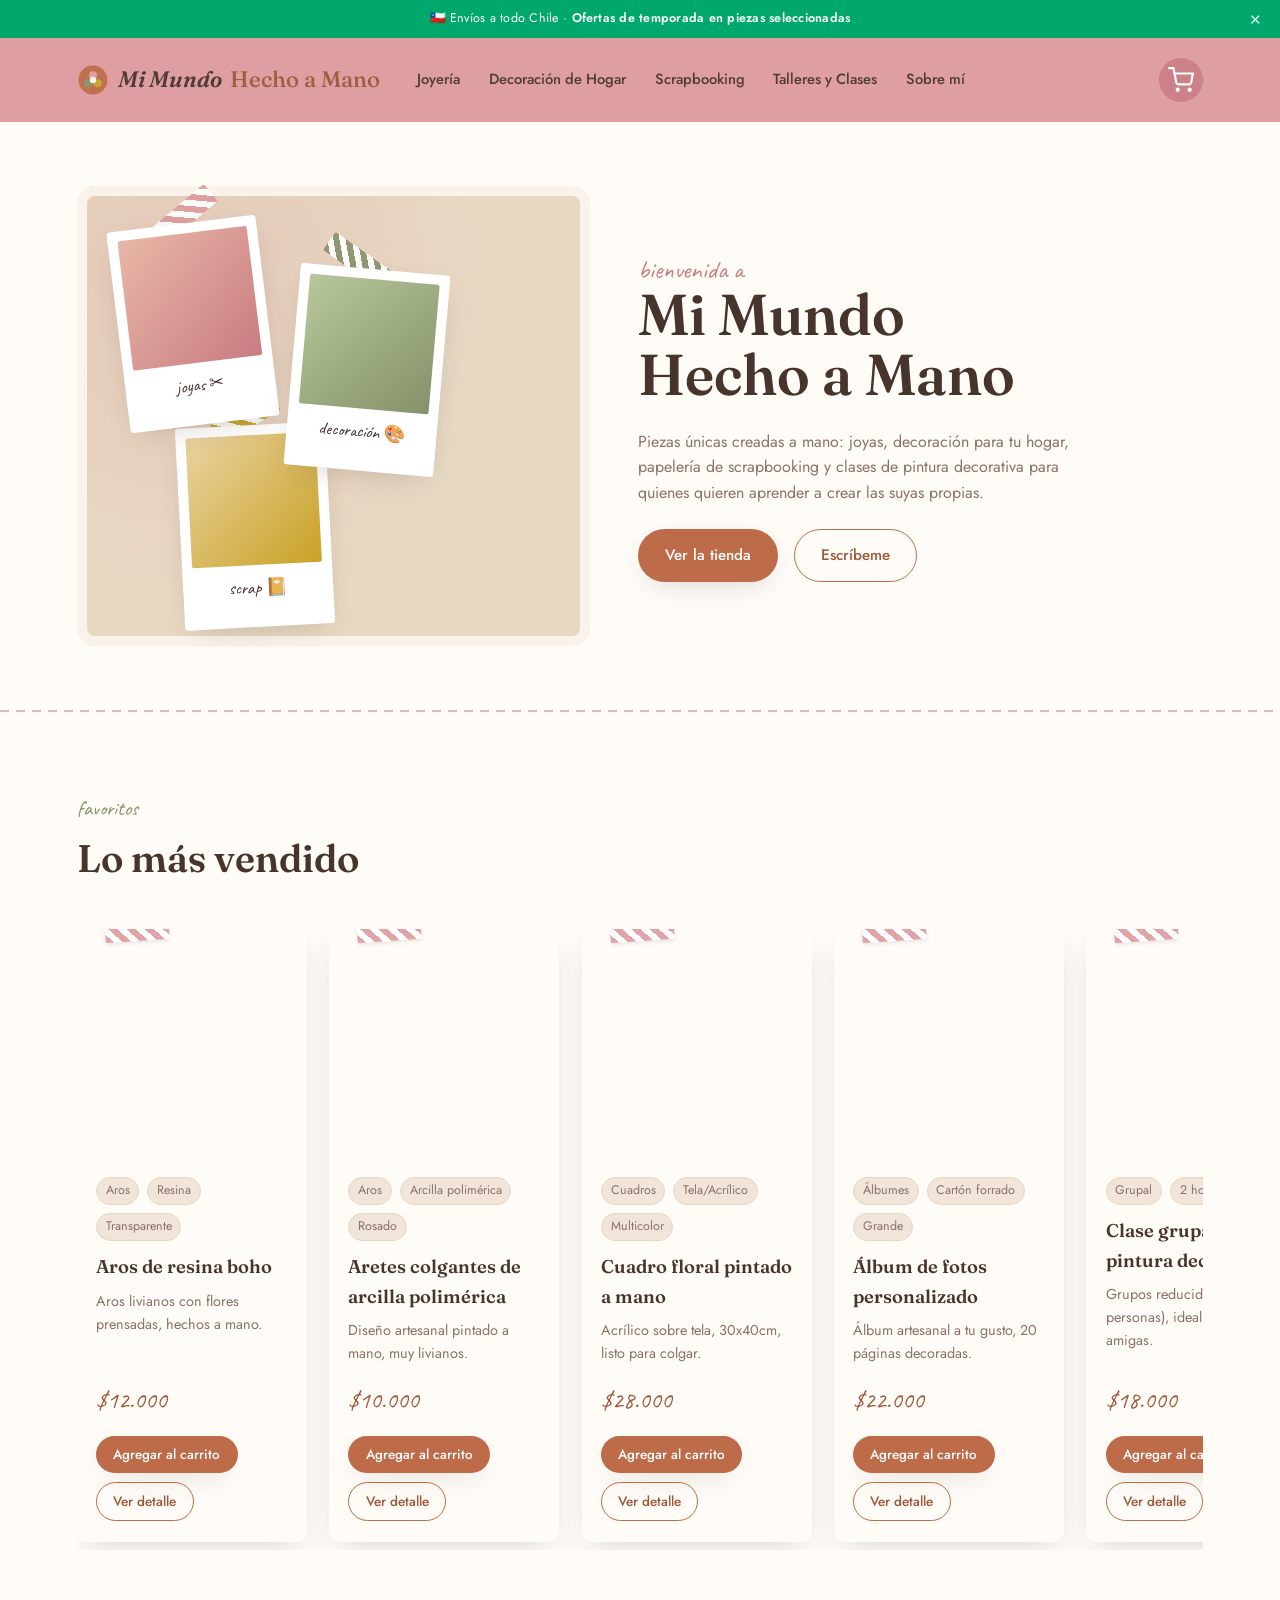
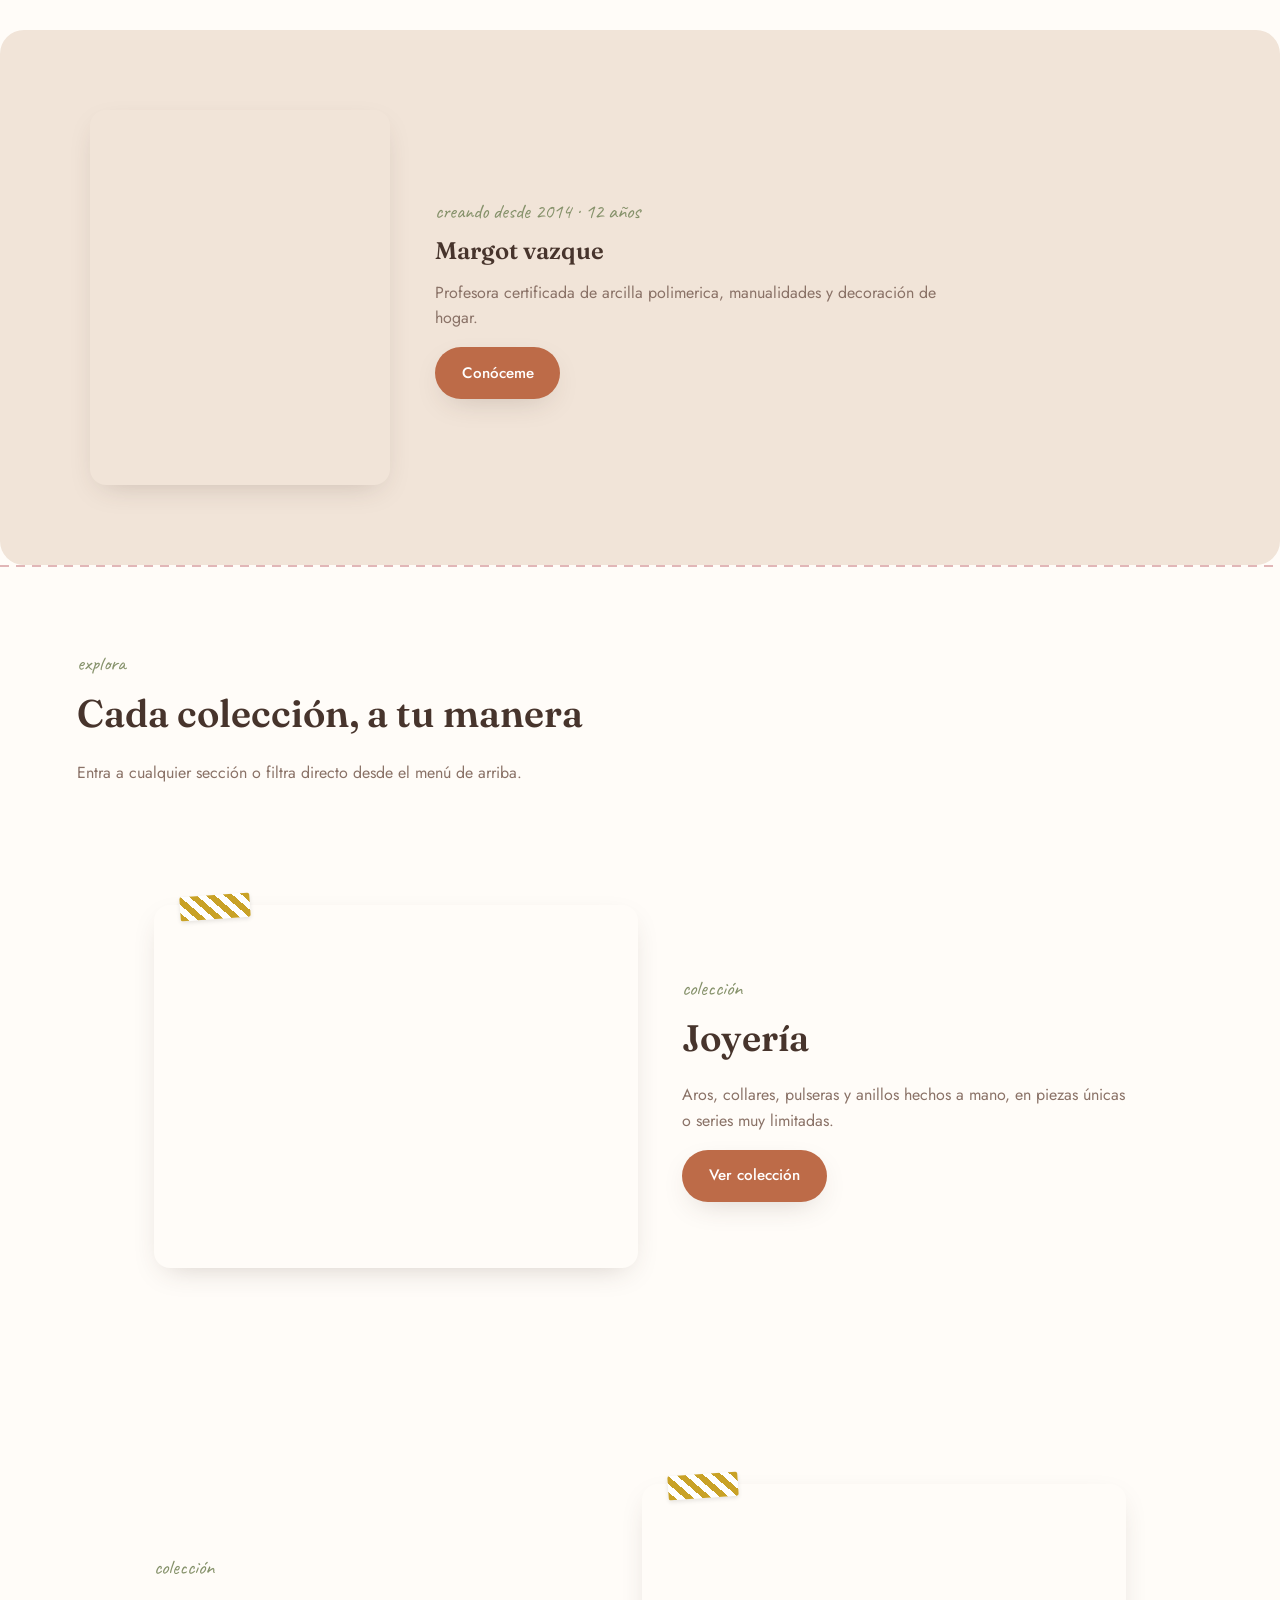
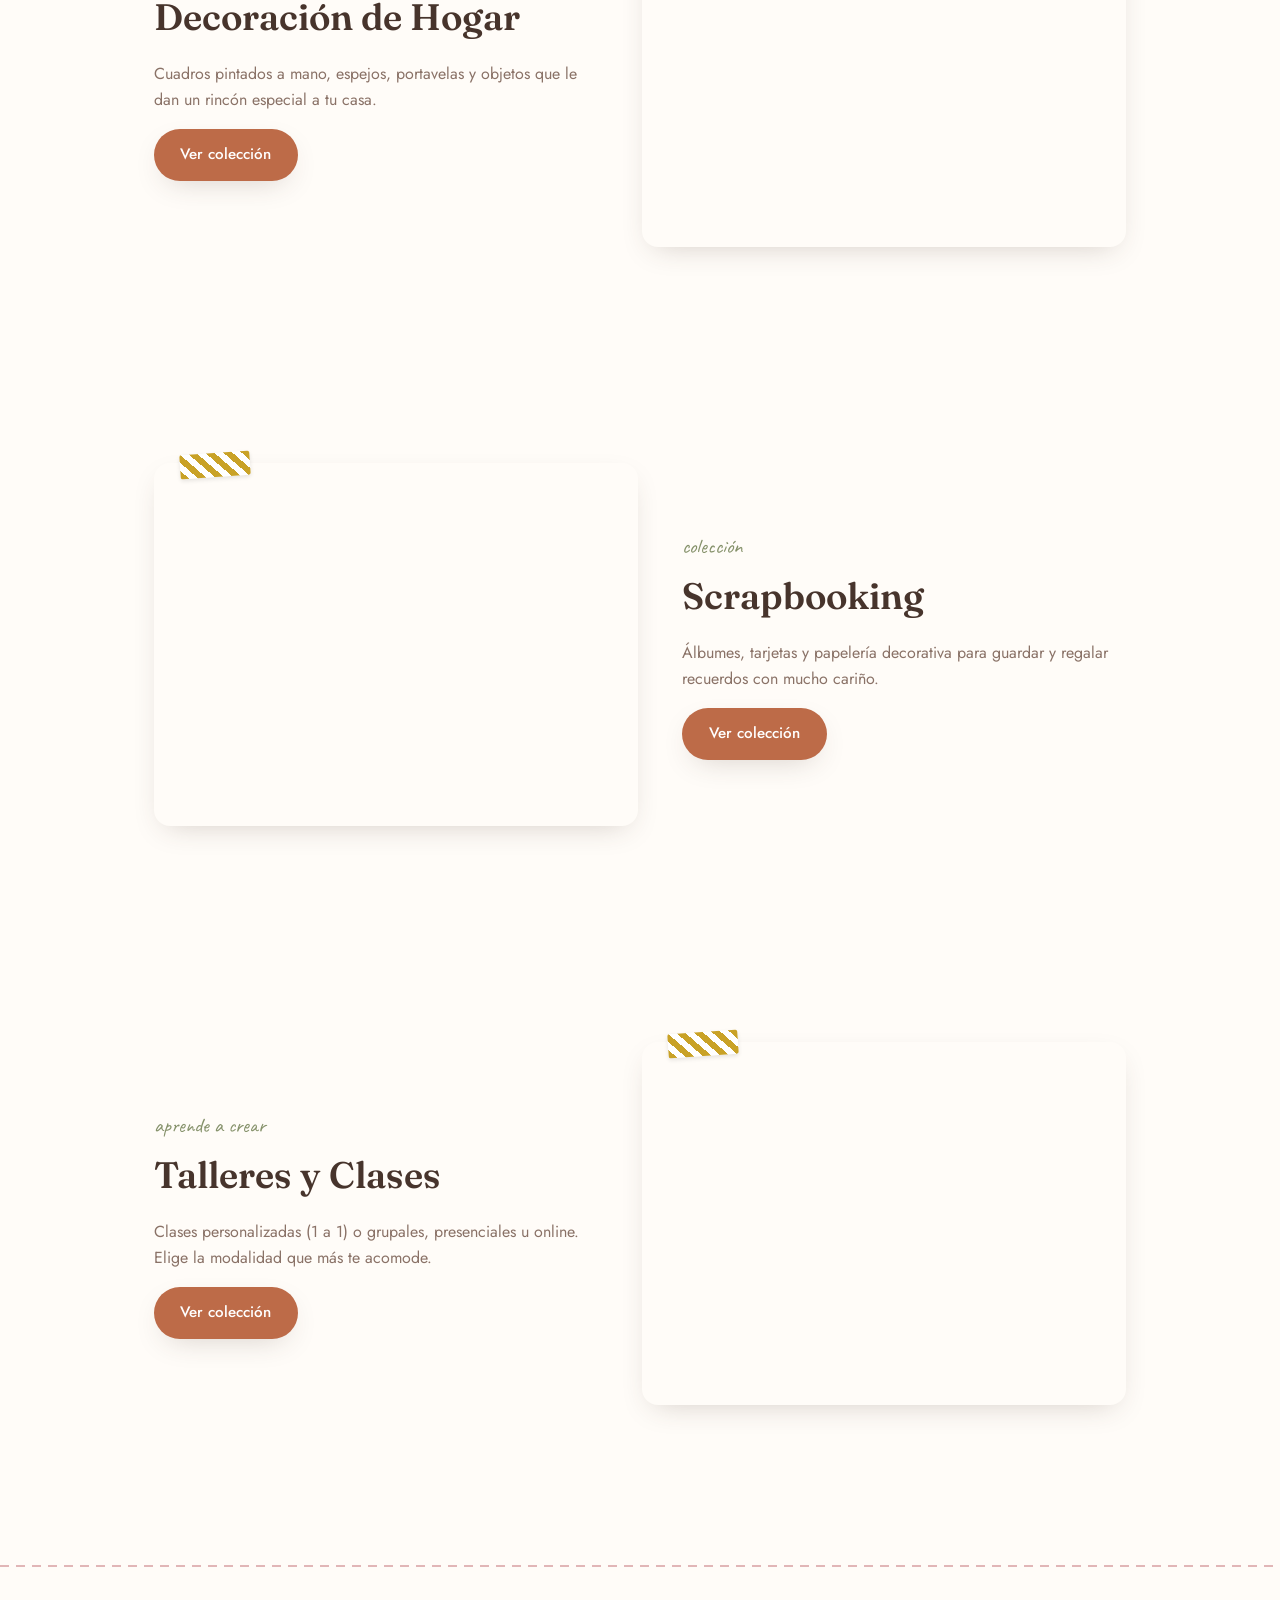
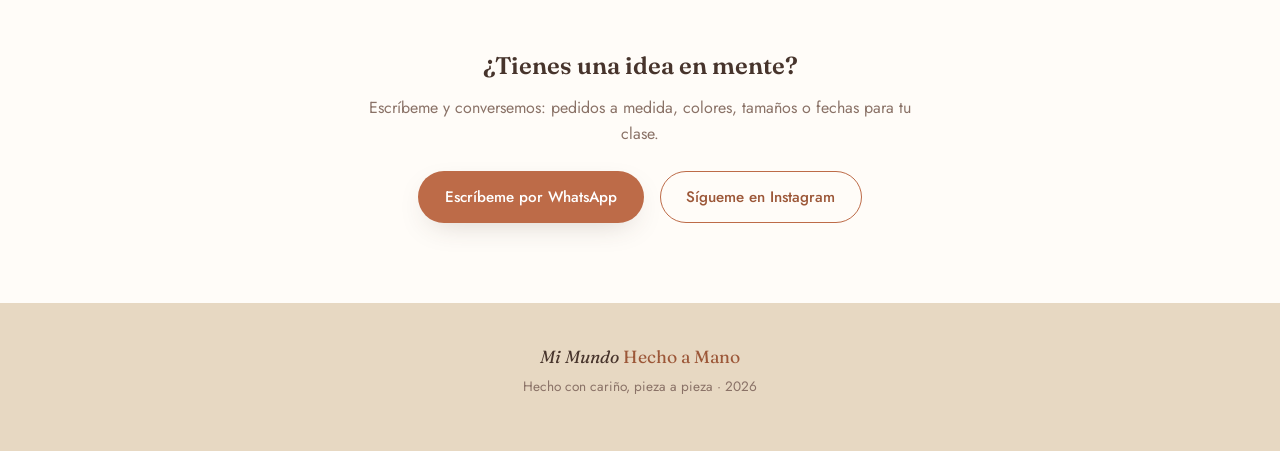
<file: index.html>
<!DOCTYPE html>
<html lang="es">
<head>
<meta charset="UTF-8">
<meta name="viewport" content="width=device-width, initial-scale=1.0">
<title>Mi Mundo Hecho a Mano — Joyas, Decoración, Scrapbooking y Clases</title>
<meta name="description" content="Joyas artesanales, decoración de hogar pintada a mano, scrapbooking y clases de pintura decorativa individuales o grupales.">

<link rel="preconnect" href="https://fonts.googleapis.com">
<link rel="preconnect" href="https://fonts.gstatic.com" crossorigin>
<link href="https://fonts.googleapis.com/css2?family=Fraunces:ital,opsz,wght@0,9..144,400;0,9..144,500;0,9..144,600;1,9..144,500;1,9..144,600&family=Jost:wght@300;400;500;600&family=Caveat:wght@500;700&display=swap" rel="stylesheet">
<link rel="stylesheet" href="css/style.css">
<script src="js/analytics.js"></script>
</head>
<body>

<!-- ===== BARRA DE PROMOCIÓN ===== -->
<div class="promo-bar" id="promoBar">
  🇨🇱 Envíos a todo Chile · <strong>Ofertas de temporada en piezas seleccionadas</strong>
  <button type="button" class="promo-close" id="promoClose" aria-label="Cerrar aviso">✕</button>
</div>

<!-- ===== NAV: logo + menú en la misma fila, carrito fijo a la derecha ===== -->
<header class="site-header">
  <div class="header-inner">
    <a href="index.html" class="logo">Mi Mundo <span>Hecho a Mano</span></a>
    <nav class="main-nav" id="mainNav"></nav>
    <div class="header-actions">
      <div id="navCartSlot"></div>
      <button class="nav-toggle" id="navToggle" aria-label="Abrir menú" aria-expanded="false">
        <span></span><span></span><span></span>
      </button>
    </div>
  </div>
</header>

<!-- ===== HERO ===== -->
<section class="hero" id="inicio">
  <div class="hero-board">
    <div class="polaroid p1"><div class="ph-img ph-1"></div><span>joyas ✂</span></div>
    <div class="polaroid p2"><div class="ph-img ph-2"></div><span>decoración 🎨</span></div>
    <div class="polaroid p3"><div class="ph-img ph-3"></div><span>scrap 📔</span></div>
    <div class="washi w1"></div>
    <div class="washi w2"></div>
    <div class="washi w3"></div>
  </div>
  <div class="hero-copy">
    <p class="eyebrow-script">bienvenida a</p>
    <h1>Mi Mundo<br>Hecho a Mano</h1>
    <p class="hero-sub">Piezas únicas creadas a mano: joyas, decoración para tu hogar, papelería de scrapbooking y clases de pintura decorativa para quienes quieren aprender a crear las suyas propias.</p>
    <div class="hero-actions">
      <a href="#tabsCategorias" class="btn btn-primary">Ver la tienda</a>
      <a href="#contacto" class="btn btn-outline">Escríbeme</a>
    </div>
  </div>
</section>


<div class="stitch-divider" aria-hidden="true"></div>

<!-- ===== MÁS VENDIDOS (scroll horizontal, se arrastra con el mouse) ===== -->
<section class="carousel-section" id="carouselSection">
  <div class="carousel-head">
    <div class="section-head" style="margin-bottom:0">
      <span class="tag-label">favoritos</span>
      <h2>Lo más vendido</h2>
    </div>
  </div>
  <div class="carousel-track" id="carouselTrack"></div>
</section>

<!-- ===== ADELANTO "SOBRE MÍ" (datos desde js/perfil.js) ===== -->
<section class="shop-section alt">
  <div class="about-teaser">
    <div class="about-teaser-photo" id="teaserFoto"></div>
    <div class="about-teaser-copy">
      <span class="tag-label" id="teaserAnios">creando desde</span>
      <h2 id="teaserNombre">Sobre mí</h2>
      <p id="teaserBio"></p>
      <a href="nosotros.html" class="btn btn-primary">Conóceme</a>
    </div>
  </div>
</section>

<div class="stitch-divider" aria-hidden="true"></div>

<!-- ===== SECCIONES (bloque con foto lateral, arma solo desde js/secciones/*.js) ===== -->
<section class="shop-section">
  <div class="section-head">
    <span class="tag-label">explora</span>
    <h2>Cada colección, a tu manera</h2>
    <p>Entra a cualquier sección o filtra directo desde el menú de arriba.</p>
  </div>
  <div class="feature-blocks" id="featureBlocks"></div>
</section>

<div class="stitch-divider" aria-hidden="true"></div>

<!-- ===== CONTACTO ===== -->
<section class="contact-section" id="contacto">
  <div class="contact-inner">
    <h2>¿Tienes una idea en mente?</h2>
    <p>Escríbeme y conversemos: pedidos a medida, colores, tamaños o fechas para tu clase.</p>
    <div class="contact-actions">
      <a id="whatsappLink" class="btn btn-primary" href="#" target="_blank" rel="noopener">Escríbeme por WhatsApp</a>
      <a id="instagramLink" class="btn btn-outline" href="#" target="_blank" rel="noopener">Sígueme en Instagram</a>
    </div>
  </div>
</section>

<footer class="site-footer">
  <p class="footer-logo">Mi Mundo <span>Hecho a Mano</span></p>
  <p>Hecho con cariño, pieza a pieza · <span data-footer-year></span></p>
</footer>

<div class="toast" id="toast"></div>

<script src="js/data-core.js"></script>
<script src="js/perfil.js"></script>
<!-- SECCIONES: si agregas una sección nueva, agrega aquí su línea (ver LEEME.md) -->
<script src="js/secciones/joyeria.js"></script>
<script src="js/secciones/decoracion-hogar.js"></script>
<script src="js/secciones/scrapbooking.js"></script>
<script src="js/secciones/talleres.js"></script>
<script src="js/nosotros.js"></script>
<!-- fin secciones -->
<script src="js/cart.js"></script>
<script src="js/ui.js"></script>
<script src="js/home.js"></script>
</body>
</html>
</file>
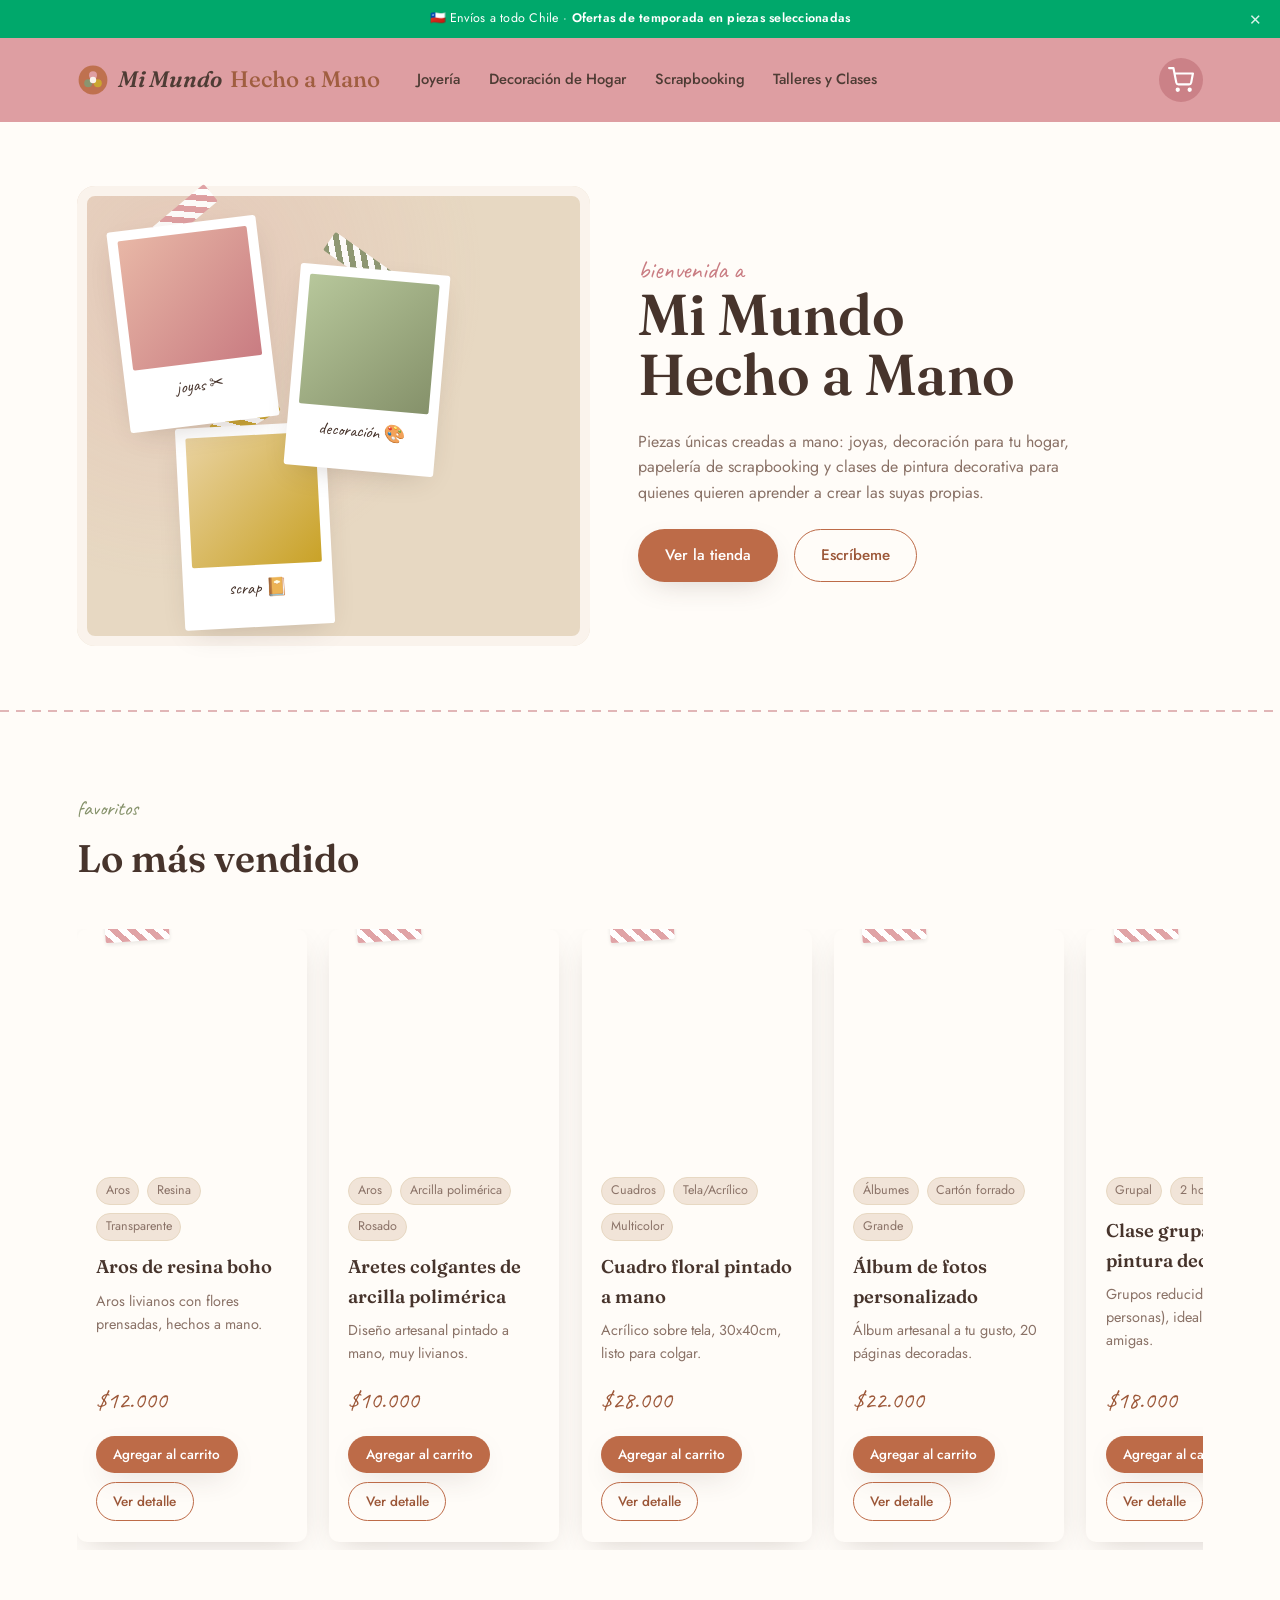
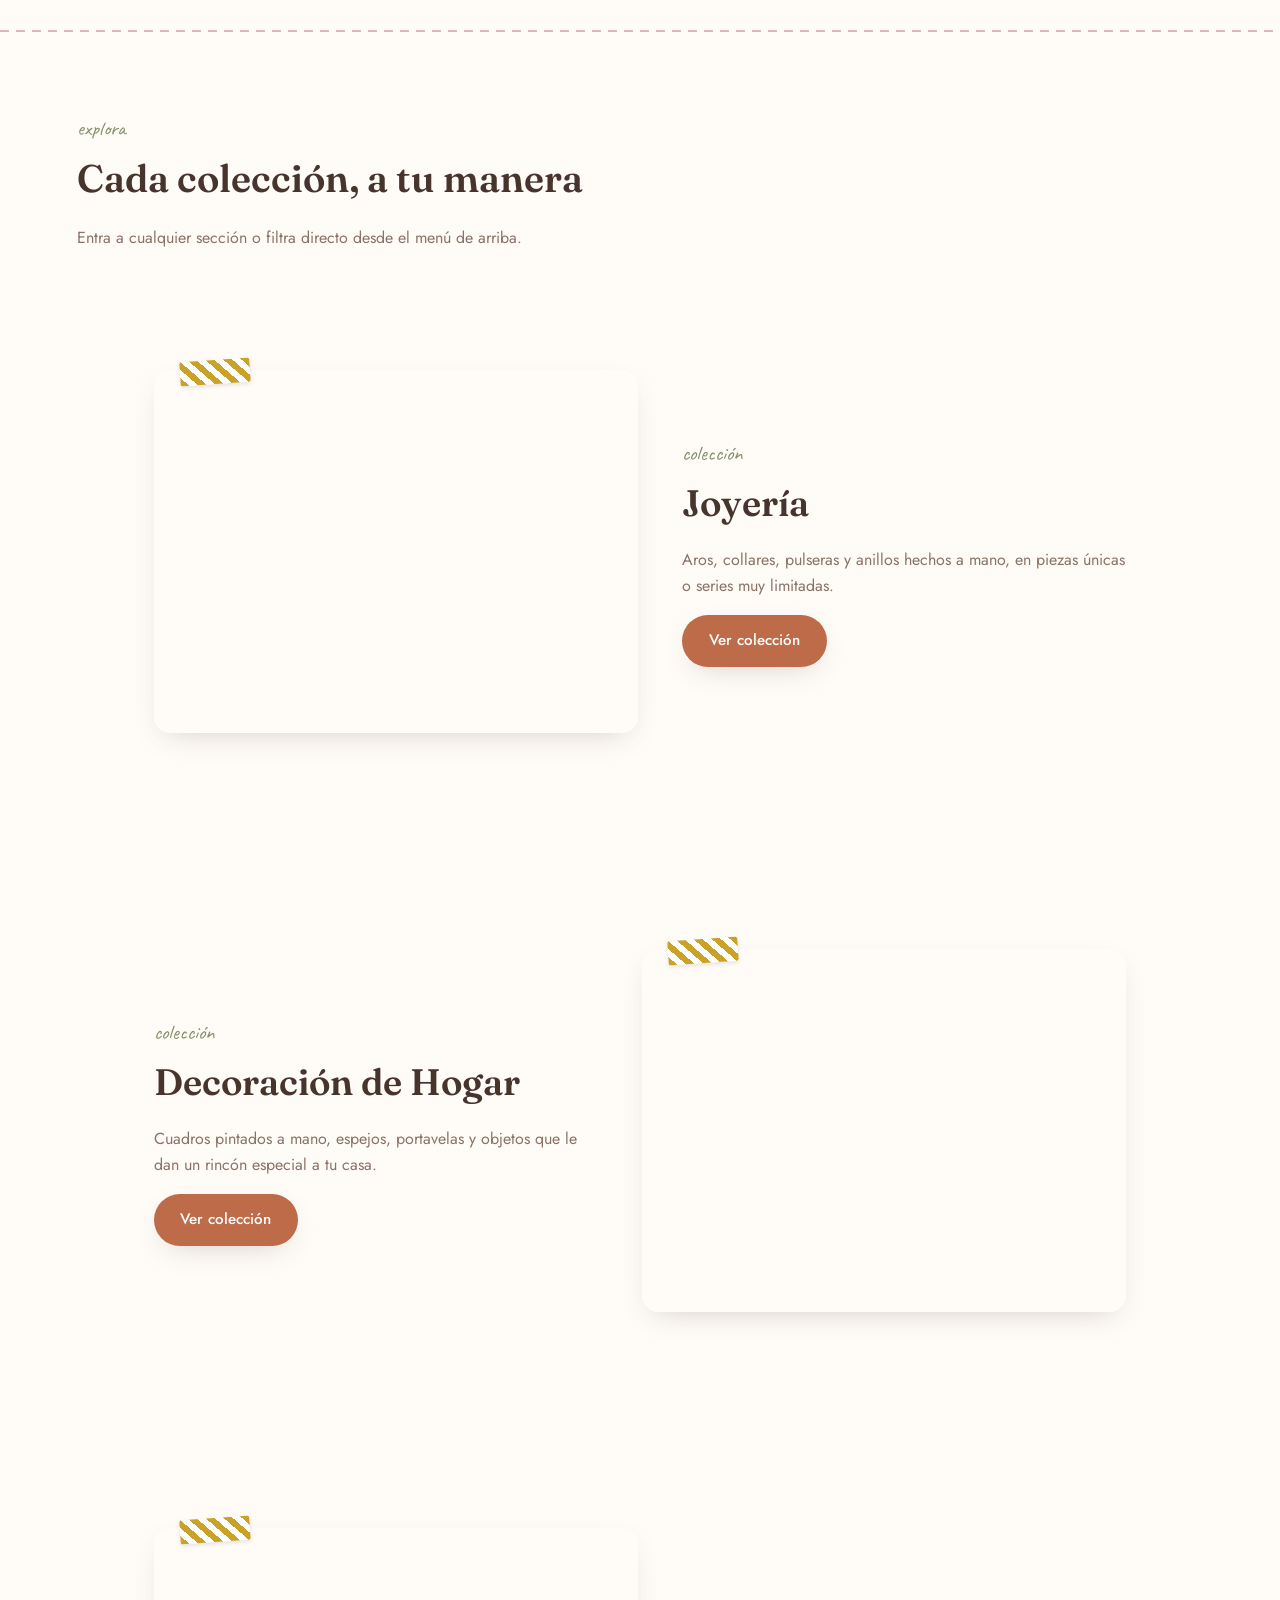
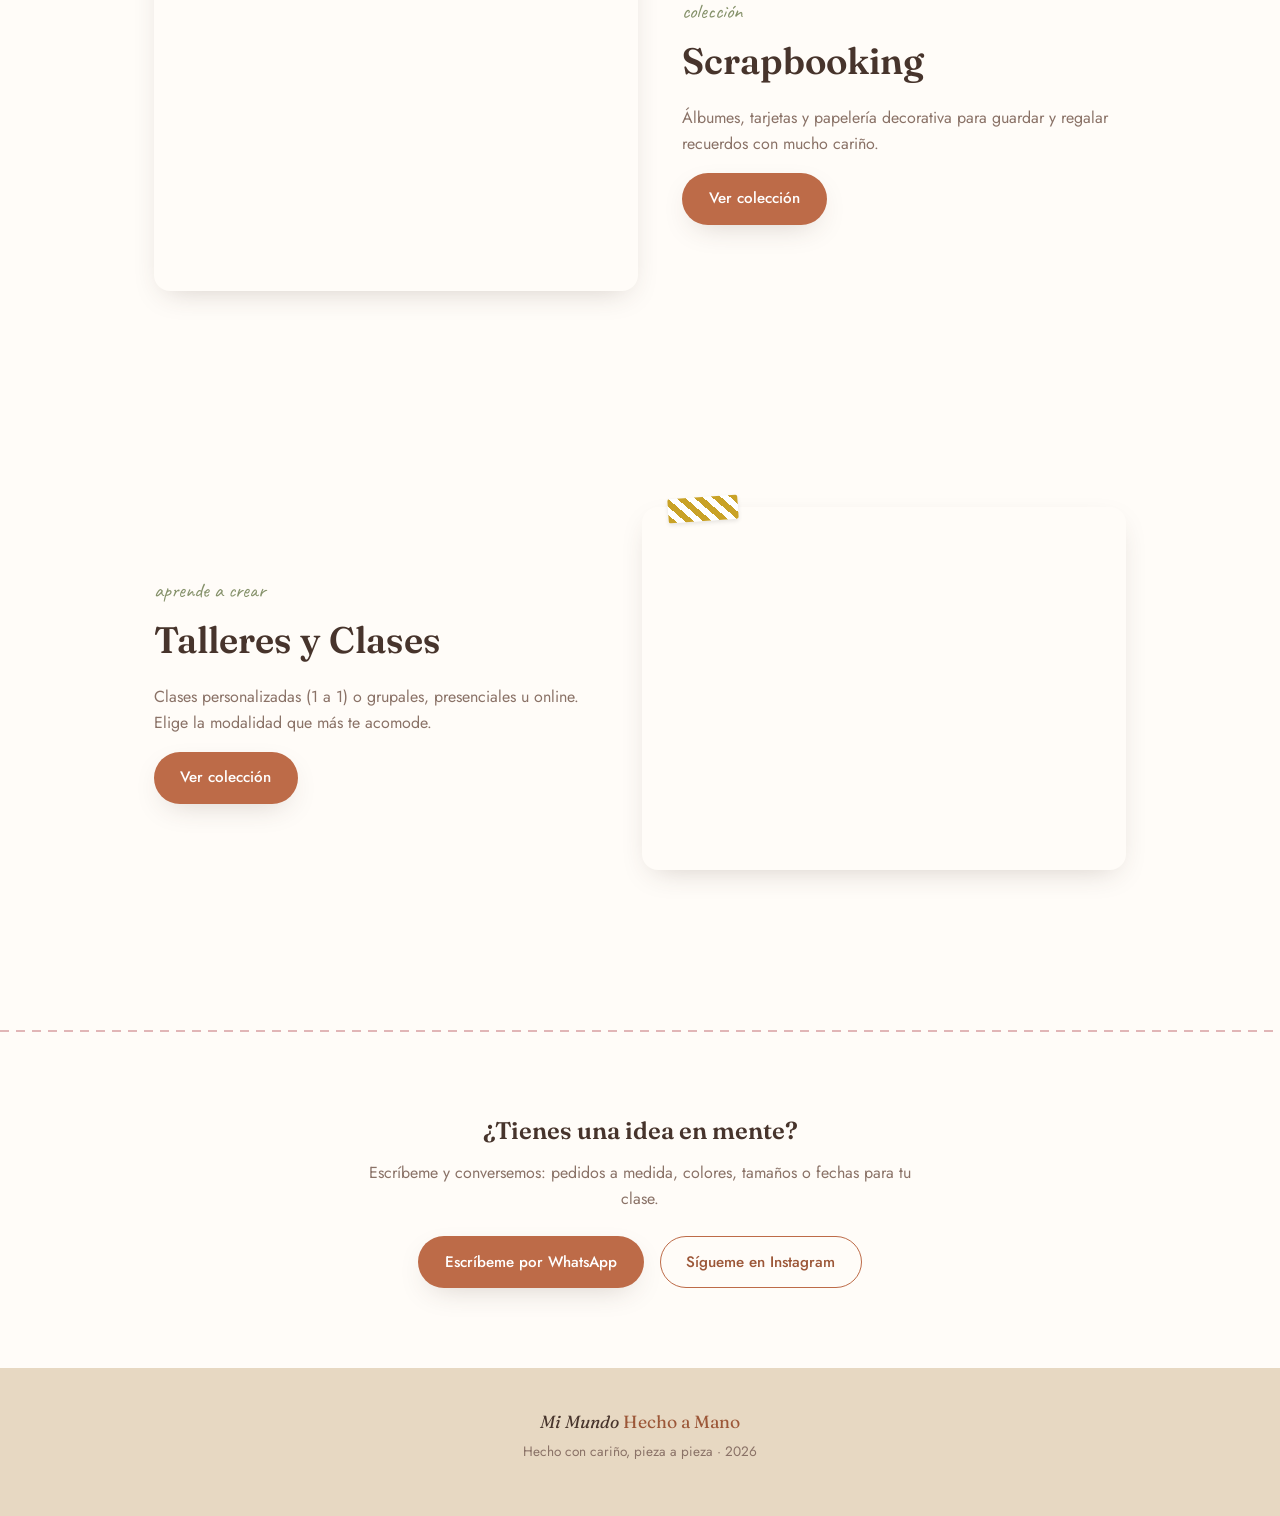
<file: mimundo-web/index.html>
<!DOCTYPE html>
<html lang="es">
<head>
<meta charset="UTF-8">
<meta name="viewport" content="width=device-width, initial-scale=1.0">
<title>Mi Mundo Hecho a Mano — Joyas, Decoración, Scrapbooking y Clases</title>
<meta name="description" content="Joyas artesanales, decoración de hogar pintada a mano, scrapbooking y clases de pintura decorativa individuales o grupales.">

<link rel="preconnect" href="https://fonts.googleapis.com">
<link rel="preconnect" href="https://fonts.gstatic.com" crossorigin>
<link href="https://fonts.googleapis.com/css2?family=Fraunces:ital,opsz,wght@0,9..144,400;0,9..144,500;0,9..144,600;1,9..144,500;1,9..144,600&family=Jost:wght@300;400;500;600&family=Caveat:wght@500;700&display=swap" rel="stylesheet">
<link rel="stylesheet" href="css/style.css">
<script src="js/analytics.js"></script>
</head>
<body>

<!-- ===== BARRA DE PROMOCIÓN ===== -->
<div class="promo-bar" id="promoBar">
  🇨🇱 Envíos a todo Chile · <strong>Ofertas de temporada en piezas seleccionadas</strong>
  <button type="button" class="promo-close" id="promoClose" aria-label="Cerrar aviso">✕</button>
</div>

<!-- ===== NAV: logo + menú en la misma fila, carrito fijo a la derecha ===== -->
<header class="site-header">
  <div class="header-inner">
    <a href="index.html" class="logo">Mi Mundo <span>Hecho a Mano</span></a>
    <nav class="main-nav" id="mainNav"></nav>
    <div class="header-actions">
      <div id="navCartSlot"></div>
      <button class="nav-toggle" id="navToggle" aria-label="Abrir menú" aria-expanded="false">
        <span></span><span></span><span></span>
      </button>
    </div>
  </div>
</header>

<!-- ===== HERO ===== -->
<section class="hero" id="inicio">
  <div class="hero-board">
    <div class="polaroid p1"><div class="ph-img ph-1"></div><span>joyas ✂</span></div>
    <div class="polaroid p2"><div class="ph-img ph-2"></div><span>decoración 🎨</span></div>
    <div class="polaroid p3"><div class="ph-img ph-3"></div><span>scrap 📔</span></div>
    <div class="washi w1"></div>
    <div class="washi w2"></div>
    <div class="washi w3"></div>
  </div>
  <div class="hero-copy">
    <p class="eyebrow-script">bienvenida a</p>
    <h1>Mi Mundo<br>Hecho a Mano</h1>
    <p class="hero-sub">Piezas únicas creadas a mano: joyas, decoración para tu hogar, papelería de scrapbooking y clases de pintura decorativa para quienes quieren aprender a crear las suyas propias.</p>
    <div class="hero-actions">
      <a href="#tabsCategorias" class="btn btn-primary">Ver la tienda</a>
      <a href="#contacto" class="btn btn-outline">Escríbeme</a>
    </div>
  </div>
</section>


<div class="stitch-divider" aria-hidden="true"></div>

<!-- ===== MÁS VENDIDOS (scroll horizontal, se arrastra con el mouse) ===== -->
<section class="carousel-section" id="carouselSection">
  <div class="carousel-head">
    <div class="section-head" style="margin-bottom:0">
      <span class="tag-label">favoritos</span>
      <h2>Lo más vendido</h2>
    </div>
  </div>
  <div class="carousel-track" id="carouselTrack"></div>
</section>

<div class="stitch-divider" aria-hidden="true"></div>

<!-- ===== SECCIONES (bloque con foto lateral, arma solo desde js/secciones/*.js) ===== -->
<section class="shop-section">
  <div class="section-head">
    <span class="tag-label">explora</span>
    <h2>Cada colección, a tu manera</h2>
    <p>Entra a cualquier sección o filtra directo desde el menú de arriba.</p>
  </div>
  <div class="feature-blocks" id="featureBlocks"></div>
</section>

<div class="stitch-divider" aria-hidden="true"></div>

<!-- ===== CONTACTO ===== -->
<section class="contact-section" id="contacto">
  <div class="contact-inner">
    <h2>¿Tienes una idea en mente?</h2>
    <p>Escríbeme y conversemos: pedidos a medida, colores, tamaños o fechas para tu clase.</p>
    <div class="contact-actions">
      <a id="whatsappLink" class="btn btn-primary" href="#" target="_blank" rel="noopener">Escríbeme por WhatsApp</a>
      <a id="instagramLink" class="btn btn-outline" href="#" target="_blank" rel="noopener">Sígueme en Instagram</a>
    </div>
  </div>
</section>

<footer class="site-footer">
  <p class="footer-logo">Mi Mundo <span>Hecho a Mano</span></p>
  <p>Hecho con cariño, pieza a pieza · <span data-footer-year></span></p>
</footer>

<div class="toast" id="toast"></div>

<script src="js/data-core.js"></script>
<!-- SECCIONES: si agregas una sección nueva, agrega aquí su línea (ver LEEME.md) -->
<script src="js/secciones/joyeria.js"></script>
<script src="js/secciones/decoracion-hogar.js"></script>
<script src="js/secciones/scrapbooking.js"></script>
<script src="js/secciones/talleres.js"></script>
<!-- fin secciones -->
<script src="js/cart.js"></script>
<script src="js/ui.js"></script>
<script src="js/home.js"></script>
</body>
</html>
</file>
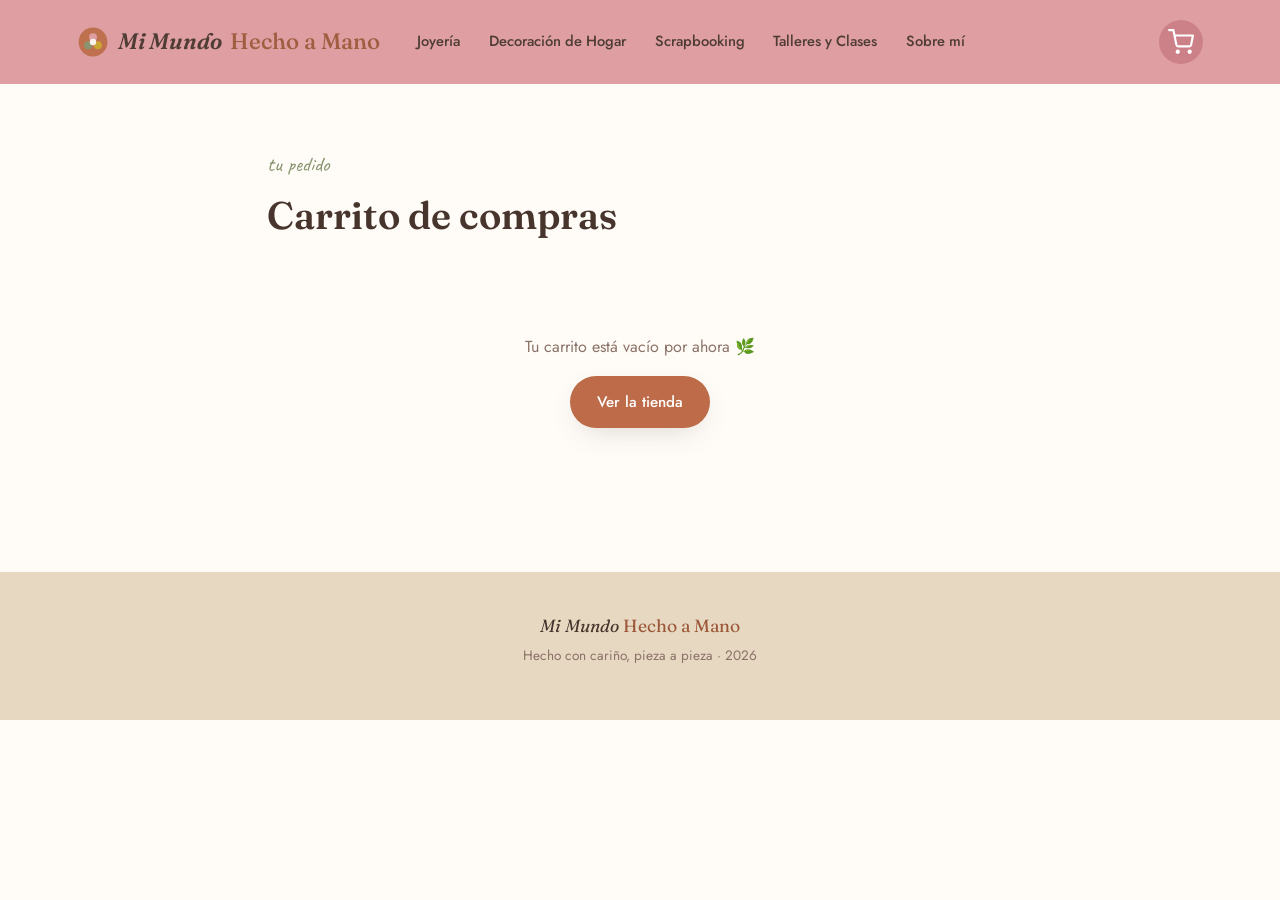
<file: carrito.html>
<!DOCTYPE html>
<html lang="es">
<head>
<meta charset="UTF-8">
<meta name="viewport" content="width=device-width, initial-scale=1.0">
<title>Tu carrito — Mi Mundo Hecho a Mano</title>

<link rel="preconnect" href="https://fonts.googleapis.com">
<link rel="preconnect" href="https://fonts.gstatic.com" crossorigin>
<link href="https://fonts.googleapis.com/css2?family=Fraunces:ital,opsz,wght@0,9..144,400;0,9..144,500;0,9..144,600;1,9..144,500;1,9..144,600&family=Jost:wght@300;400;500;600&family=Caveat:wght@500;700&display=swap" rel="stylesheet">
<link rel="stylesheet" href="css/style.css">
<script src="js/analytics.js"></script>
</head>
<body>

<header class="site-header">
  <div class="header-inner">
    <a href="index.html" class="logo">Mi Mundo <span>Hecho a Mano</span></a>
    <nav class="main-nav" id="mainNav"></nav>
    <div class="header-actions">
      <div id="navCartSlot"></div>
      <button class="nav-toggle" id="navToggle" aria-label="Abrir menú" aria-expanded="false">
        <span></span><span></span><span></span>
      </button>
    </div>
  </div>
</header>

<main class="cart-page">
  <div class="section-head">
    <span class="tag-label">tu pedido</span>
    <h2>Carrito de compras</h2>
  </div>

  <div id="cartEmpty" class="cart-empty" style="display:none">
    <p>Tu carrito está vacío por ahora 🌿</p>
    <a href="index.html#tienda" class="btn btn-primary">Ver la tienda</a>
  </div>

  <div id="cartWrap" class="cart-list"></div>

  <div id="cartSummary" class="cart-summary" style="display:none">
    <div class="cart-total-row">
      <span>Total</span>
      <span id="cartTotal" class="cart-total-amount">$0</span>
    </div>
    <div class="cart-summary-actions">
      <button type="button" id="btnVaciar" class="btn btn-ghost">Vaciar carrito</button>
      <button type="button" id="btnPagar" class="btn btn-primary">Pagar con Mercado Pago</button>
    </div>
    <p class="cart-note">Pagas todos los productos juntos, de forma segura, en Mercado Pago.</p>
  </div>
</main>

<footer class="site-footer">
  <p class="footer-logo">Mi Mundo <span>Hecho a Mano</span></p>
  <p>Hecho con cariño, pieza a pieza · <span data-footer-year></span></p>
</footer>

<div class="toast" id="toast"></div>

<script src="js/data-core.js"></script>
<!-- SECCIONES: si agregas una sección nueva, agrega aquí su línea (ver LEEME.md) -->
<script src="js/secciones/joyeria.js"></script>
<script src="js/secciones/decoracion-hogar.js"></script>
<script src="js/secciones/scrapbooking.js"></script>
<script src="js/secciones/talleres.js"></script>
<!-- fin secciones -->
<script src="js/cart.js"></script>
<script src="js/ui.js"></script>
<script src="js/carrito.js"></script>
</body>
</html>
</file>
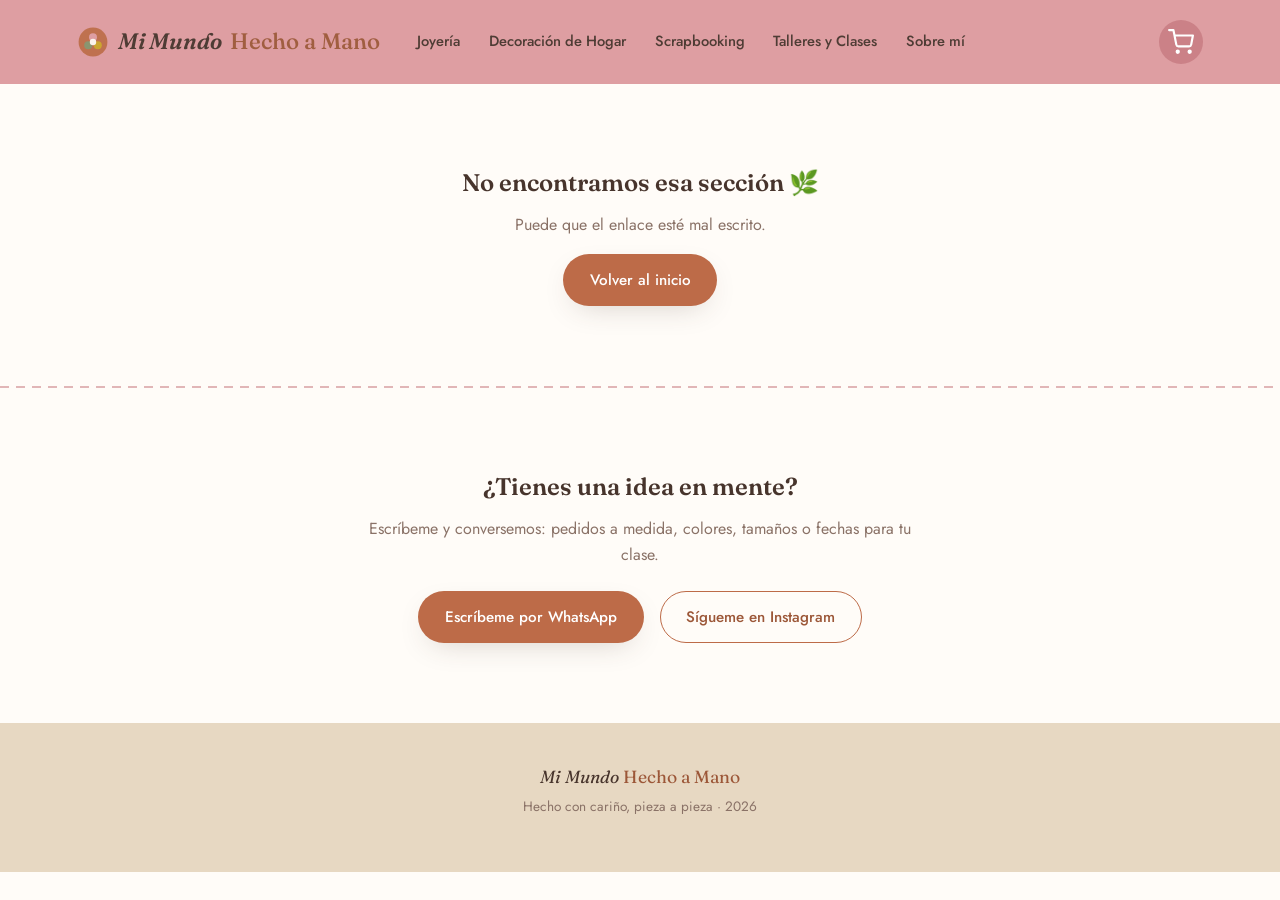
<file: categoria.html>
<!DOCTYPE html>
<html lang="es">
<head>
<meta charset="UTF-8">
<meta name="viewport" content="width=device-width, initial-scale=1.0">
<title>Mi Mundo Hecho a Mano</title>

<link rel="preconnect" href="https://fonts.googleapis.com">
<link rel="preconnect" href="https://fonts.gstatic.com" crossorigin>
<link href="https://fonts.googleapis.com/css2?family=Fraunces:ital,opsz,wght@0,9..144,400;0,9..144,500;0,9..144,600;1,9..144,500;1,9..144,600&family=Jost:wght@300;400;500;600&family=Caveat:wght@500;700&display=swap" rel="stylesheet">
<link rel="stylesheet" href="css/style.css">
<script src="js/analytics.js"></script>
</head>
<body>

<header class="site-header">
  <div class="header-inner">
    <a href="index.html" class="logo">Mi Mundo <span>Hecho a Mano</span></a>
    <nav class="main-nav" id="mainNav"></nav>
    <div class="header-actions">
      <div id="navCartSlot"></div>
      <button class="nav-toggle" id="navToggle" aria-label="Abrir menú" aria-expanded="false">
        <span></span><span></span><span></span>
      </button>
    </div>
  </div>
</header>

<main>
  <div id="catNotFound" class="not-found" style="display:none">
    <h2>No encontramos esa sección 🌿</h2>
    <p>Puede que el enlace esté mal escrito.</p>
    <a href="index.html" class="btn btn-primary">Volver al inicio</a>
  </div>

  <section class="shop-section" id="catContent">
    <div class="section-head">
      <span class="tag-label" id="catEtiqueta">colección</span>
      <h2 id="catNombre">Sección</h2>
      <p id="catDescripcion"></p>
    </div>

    <button type="button" id="btnAbrirFiltros" class="btn btn-outline btn-small filtros-toggle-movil">
      Filtrar
    </button>

    <div class="categoria-layout">
      <aside class="filtros-panel" id="filtrosPanel">
        <div class="filtros-header">
          <h3>Filtrar por</h3>
          <button type="button" id="cerrarFiltros" class="filtros-cerrar" aria-label="Cerrar filtros">✕</button>
        </div>
        <div id="filtrosGrupos"></div>
        <div class="filtros-acciones">
          <button type="button" id="btnLimpiarFiltros" class="btn btn-ghost btn-small">Limpiar</button>
          <button type="button" id="btnAplicarFiltros" class="btn btn-primary btn-small">Filtrar</button>
        </div>
      </aside>

      <div class="categoria-resultados">
        <p id="catResultadosCount" class="resultados-count"></p>
        <div class="product-grid" id="catGrid"></div>
        <p id="catSinResultados" class="sin-resultados" style="display:none">
          No hay productos con esos filtros. Prueba quitar alguno.
        </p>
      </div>
    </div>
  </section>
</main>

<div class="stitch-divider" aria-hidden="true"></div>

<section class="contact-section" id="contacto">
  <div class="contact-inner">
    <h2>¿Tienes una idea en mente?</h2>
    <p>Escríbeme y conversemos: pedidos a medida, colores, tamaños o fechas para tu clase.</p>
    <div class="contact-actions">
      <a id="whatsappLink" class="btn btn-primary" href="#" target="_blank" rel="noopener">Escríbeme por WhatsApp</a>
      <a id="instagramLink" class="btn btn-outline" href="#" target="_blank" rel="noopener">Sígueme en Instagram</a>
    </div>
  </div>
</section>

<footer class="site-footer">
  <p class="footer-logo">Mi Mundo <span>Hecho a Mano</span></p>
  <p>Hecho con cariño, pieza a pieza · <span data-footer-year></span></p>
</footer>

<div class="toast" id="toast"></div>

<script src="js/data-core.js"></script>
<!-- SECCIONES: si agregas una sección nueva, agrega aquí su línea (ver LEEME.md) -->
<script src="js/secciones/joyeria.js"></script>
<script src="js/secciones/decoracion-hogar.js"></script>
<script src="js/secciones/scrapbooking.js"></script>
<script src="js/secciones/talleres.js"></script>
<!-- fin secciones -->
<script src="js/cart.js"></script>
<script src="js/ui.js"></script>
<script src="js/categoria.js"></script>
</body>
</html>
</file>
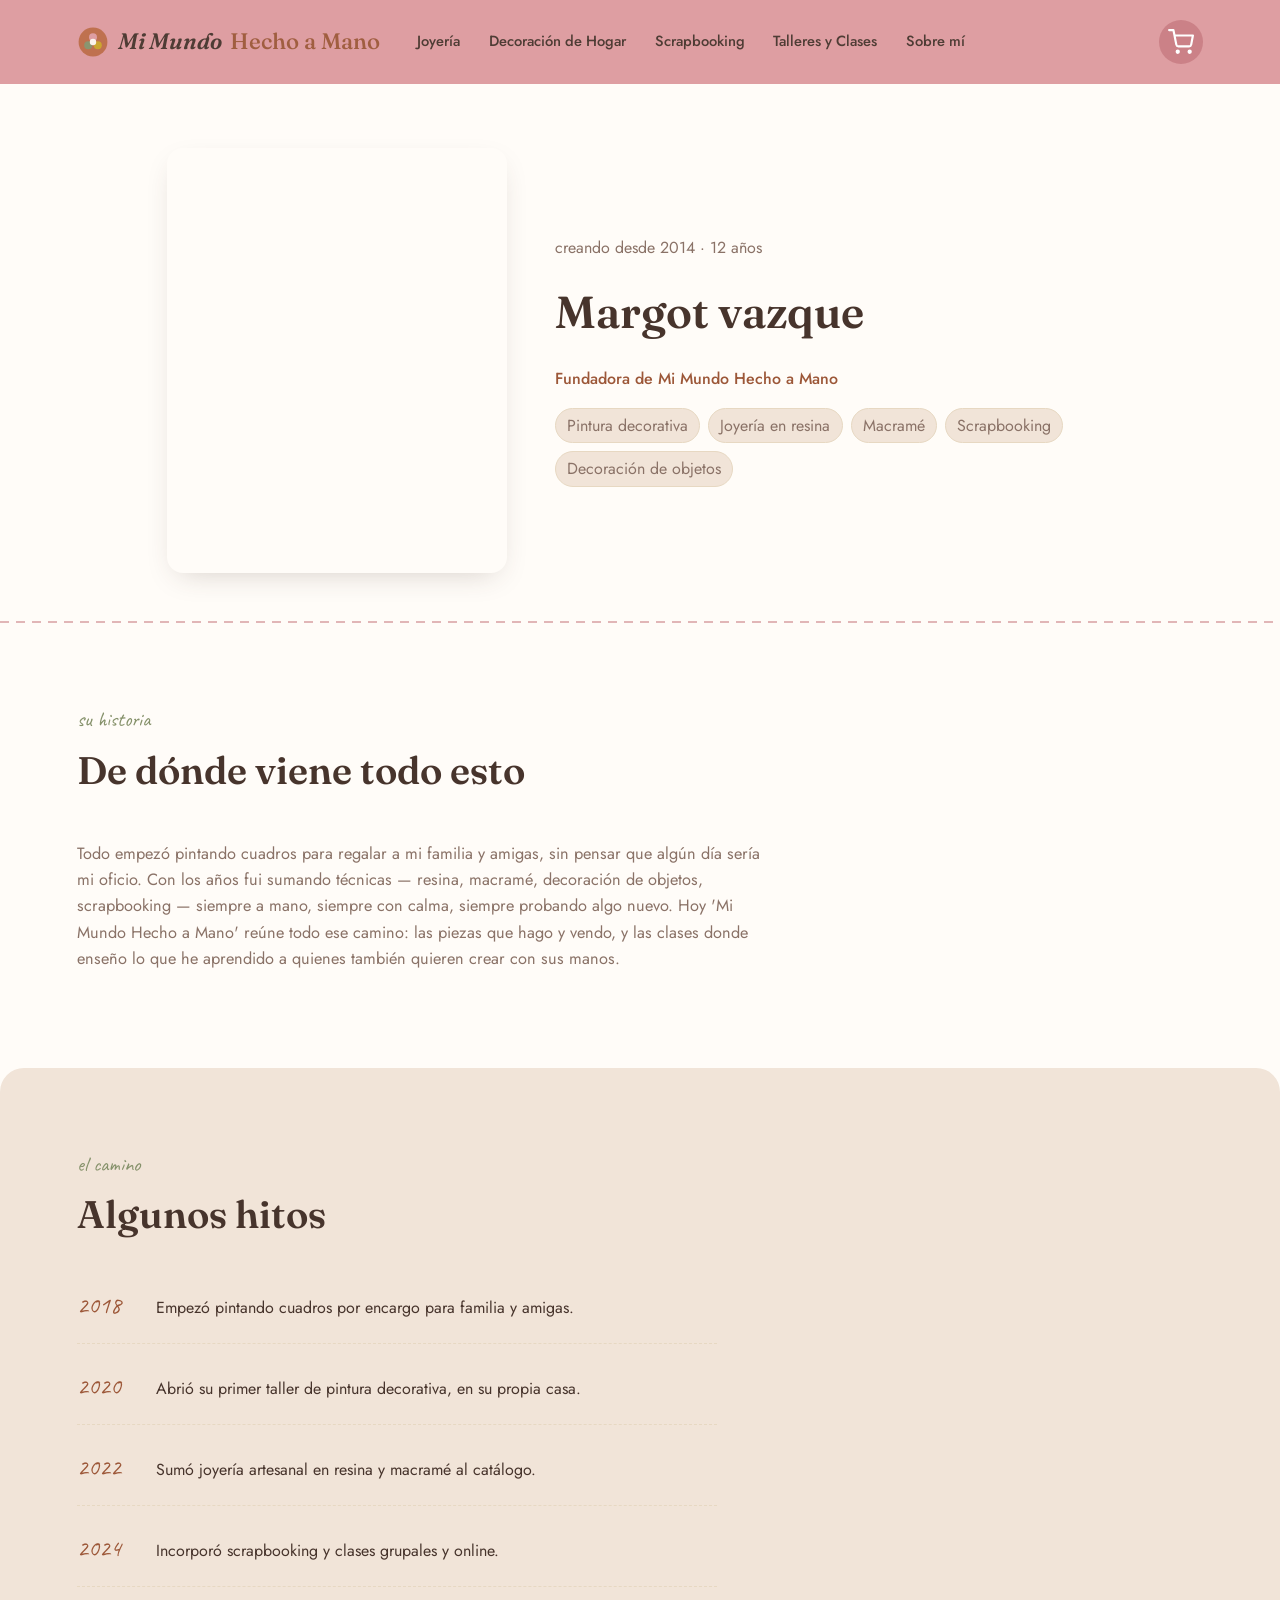
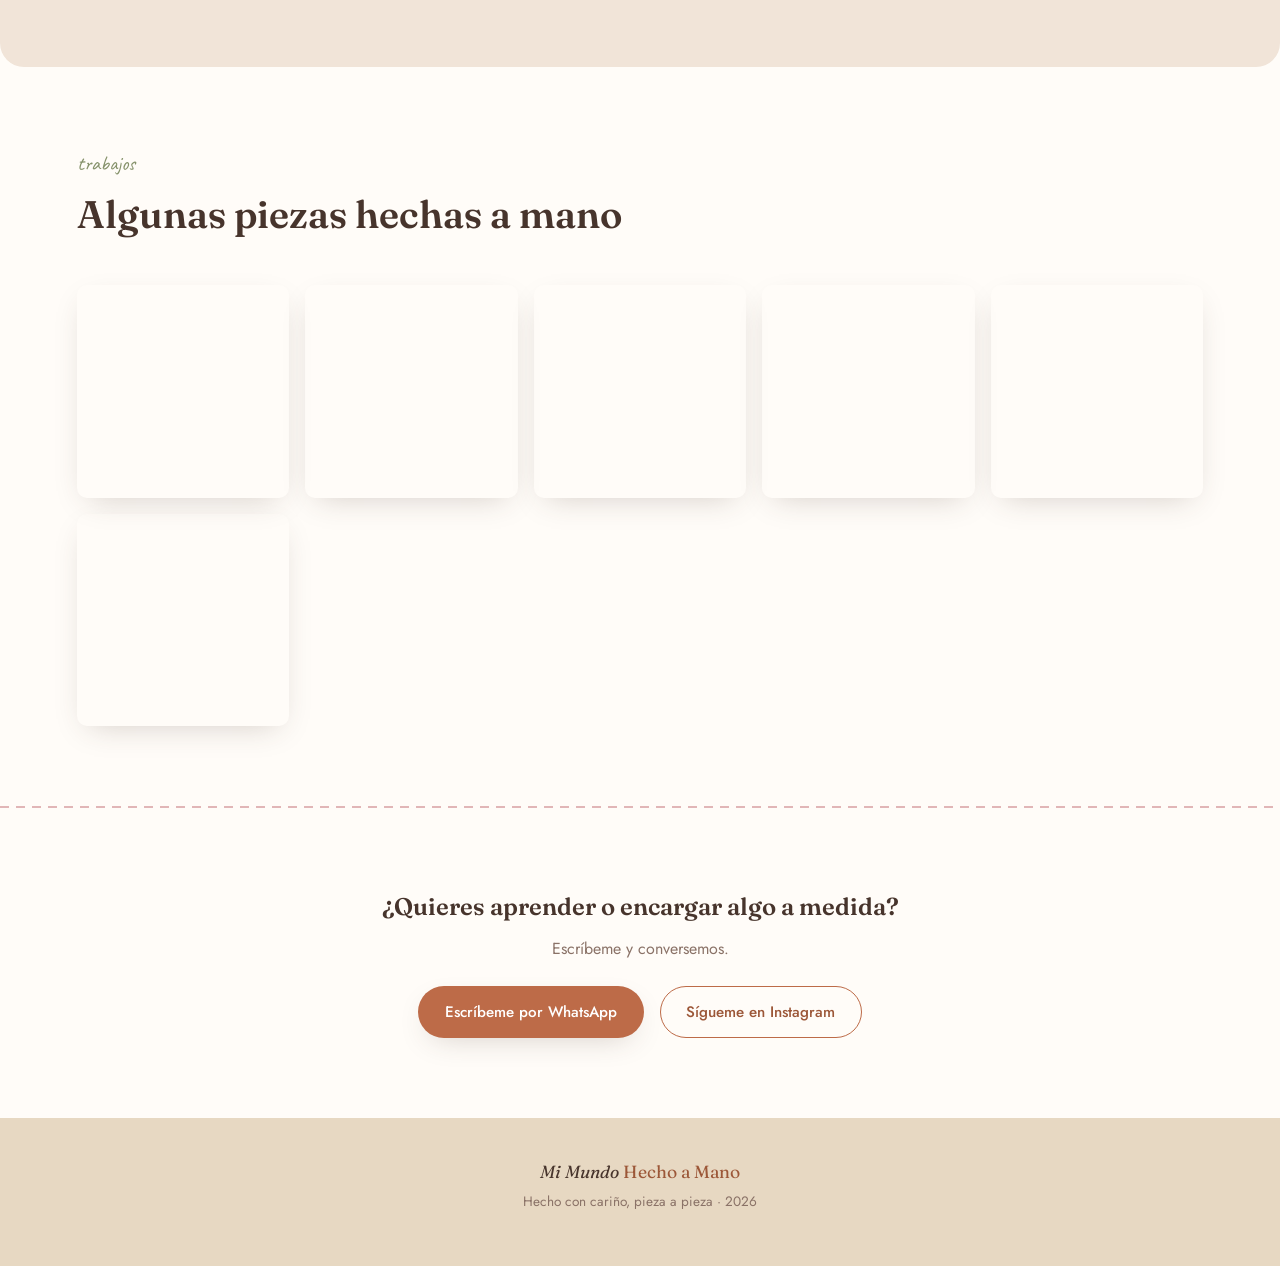
<file: nosotros.html>
<!DOCTYPE html>
<html lang="es">
<head>
<meta charset="UTF-8">
<meta name="viewport" content="width=device-width, initial-scale=1.0">
<title>Sobre mí — Mi Mundo Hecho a Mano</title>
<meta name="description" content="Conoce la historia detrás de Mi Mundo Hecho a Mano: quién hace cada pieza y dicta cada clase.">

<link rel="preconnect" href="https://fonts.googleapis.com">
<link rel="preconnect" href="https://fonts.gstatic.com" crossorigin>
<link href="https://fonts.googleapis.com/css2?family=Fraunces:ital,opsz,wght@0,9..144,400;0,9..144,500;0,9..144,600;1,9..144,500;1,9..144,600&family=Jost:wght@300;400;500;600&family=Caveat:wght@500;700&display=swap" rel="stylesheet">
<link rel="stylesheet" href="css/style.css">
<script src="js/analytics.js"></script>
</head>
<body>

<header class="site-header">
  <div class="header-inner">
    <a href="index.html" class="logo">Mi Mundo <span>Hecho a Mano</span></a>
    <nav class="main-nav" id="mainNav"></nav>
    <div class="header-actions">
      <div id="navCartSlot"></div>
      <button class="nav-toggle" id="navToggle" aria-label="Abrir menú" aria-expanded="false">
        <span></span><span></span><span></span>
      </button>
    </div>
  </div>
</header>

<main>
  <!-- ===== ENCABEZADO CON FOTO ===== -->
  <section class="profile-hero">
    <div class="profile-photo" id="perfilFoto"></div>
    <div class="profile-hero-copy">
      <p class="eyebrow-script" id="perfilAnios">creando desde</p>
      <h1 id="perfilNombre">Nombre</h1>
      <p class="profile-titulo" id="perfilTitulo"></p>
      <div class="profile-tags" id="perfilEspecialidades"></div>
    </div>
  </section>

  <div class="stitch-divider" aria-hidden="true"></div>

  <!-- ===== HISTORIA ===== -->
  <section class="shop-section">
    <div class="section-head">
      <span class="tag-label">su historia</span>
      <h2>De dónde viene todo esto</h2>
    </div>
    <p class="profile-bio" id="perfilBioLarga"></p>
  </section>

  <!-- ===== LÍNEA DE TIEMPO ===== -->
  <section class="shop-section alt">
    <div class="section-head">
      <span class="tag-label">el camino</span>
      <h2>Algunos hitos</h2>
    </div>
    <div class="timeline" id="perfilTimeline"></div>
  </section>

  <!-- ===== GALERÍA DE TRABAJOS ===== -->
  <section class="shop-section">
    <div class="section-head">
      <span class="tag-label">trabajos</span>
      <h2>Algunas piezas hechas a mano</h2>
    </div>
    <div class="work-gallery" id="perfilGaleria"></div>
  </section>
</main>

<div class="stitch-divider" aria-hidden="true"></div>

<section class="contact-section" id="contacto">
  <div class="contact-inner">
    <h2>¿Quieres aprender o encargar algo a medida?</h2>
    <p>Escríbeme y conversemos.</p>
    <div class="contact-actions">
      <a id="whatsappLink" class="btn btn-primary" href="#" target="_blank" rel="noopener">Escríbeme por WhatsApp</a>
      <a id="instagramLink" class="btn btn-outline" href="#" target="_blank" rel="noopener">Sígueme en Instagram</a>
    </div>
  </div>
</section>

<footer class="site-footer">
  <p class="footer-logo">Mi Mundo <span>Hecho a Mano</span></p>
  <p>Hecho con cariño, pieza a pieza · <span data-footer-year></span></p>
</footer>

<div class="toast" id="toast"></div>

<script src="js/data-core.js"></script>
<script src="js/perfil.js"></script>
<!-- SECCIONES: si agregas una sección nueva, agrega aquí su línea (ver LEEME.md) -->
<script src="js/secciones/joyeria.js"></script>
<script src="js/secciones/decoracion-hogar.js"></script>
<script src="js/secciones/scrapbooking.js"></script>
<script src="js/secciones/talleres.js"></script>
<!-- fin secciones -->
<script src="js/cart.js"></script>
<script src="js/ui.js"></script>
<script src="js/nosotros.js"></script>
</body>
</html>
</file>
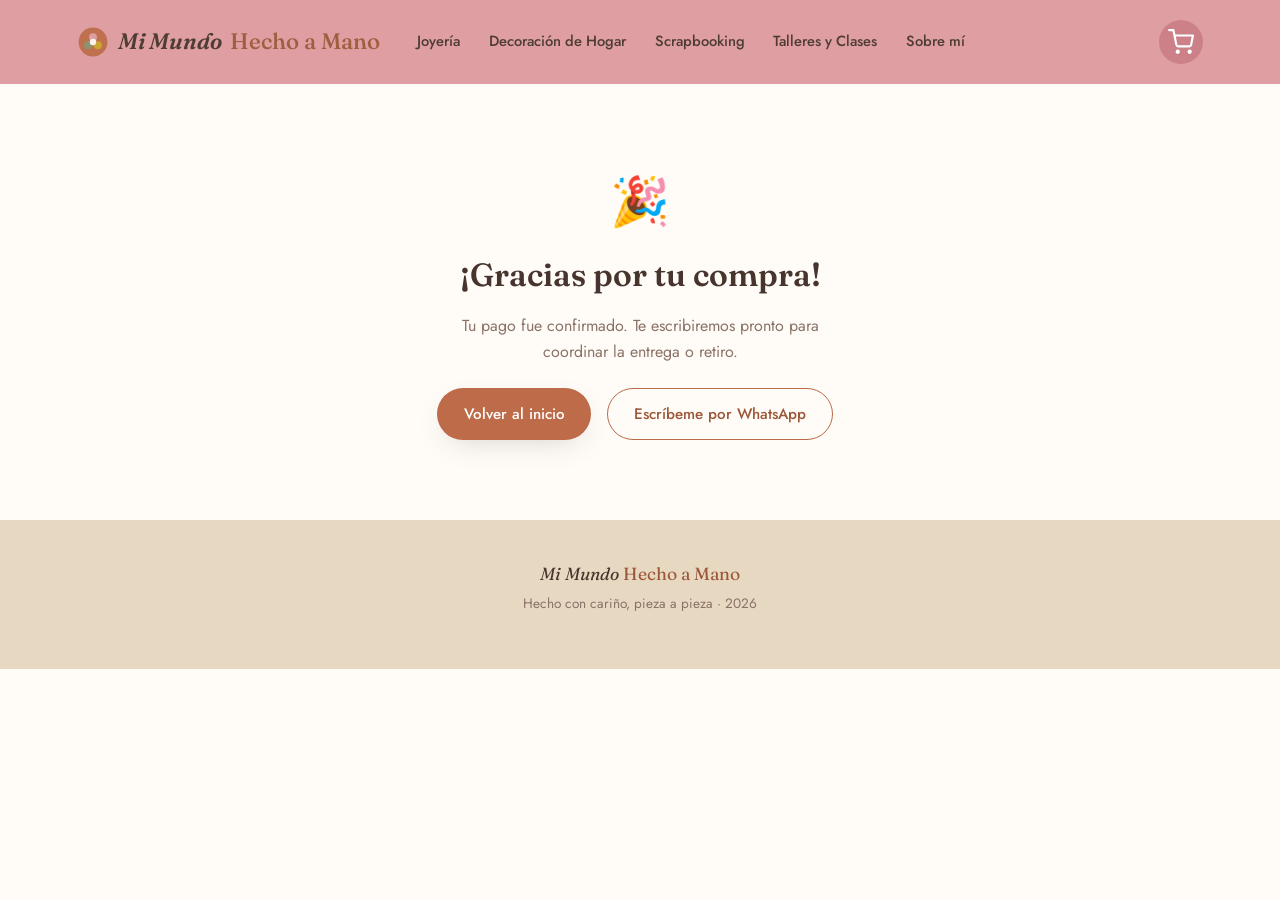
<file: pago-exitoso.html>
<!DOCTYPE html>
<html lang="es">
<head>
<meta charset="UTF-8">
<meta name="viewport" content="width=device-width, initial-scale=1.0">
<title>¡Gracias por tu compra! — Mi Mundo Hecho a Mano</title>
<link rel="preconnect" href="https://fonts.googleapis.com">
<link rel="preconnect" href="https://fonts.gstatic.com" crossorigin>
<link href="https://fonts.googleapis.com/css2?family=Fraunces:ital,opsz,wght@0,9..144,400;0,9..144,600&family=Jost:wght@300;400;500;600&family=Caveat:wght@500;700&display=swap" rel="stylesheet">
<link rel="stylesheet" href="css/style.css">
<script src="js/analytics.js"></script>
</head>
<body>
<header class="site-header">
  <div class="header-inner">
    <a href="index.html" class="logo">Mi Mundo <span>Hecho a Mano</span></a>
    <nav class="main-nav" id="mainNav"></nav>
    <div class="header-actions">
      <div id="navCartSlot"></div>
      <button class="nav-toggle" id="navToggle" aria-label="Abrir menú" aria-expanded="false">
        <span></span><span></span><span></span>
      </button>
    </div>
  </div>
</header>

<main class="result-page">
  <span class="result-emoji">🎉</span>
  <h1>¡Gracias por tu compra!</h1>
  <p>Tu pago fue confirmado. Te escribiremos pronto para coordinar la entrega o retiro.</p>
  <div class="hero-actions">
    <a href="index.html" class="btn btn-primary">Volver al inicio</a>
    <a id="whatsappLink" class="btn btn-outline" href="#" target="_blank" rel="noopener">Escríbeme por WhatsApp</a>
  </div>
</main>

<footer class="site-footer">
  <p class="footer-logo">Mi Mundo <span>Hecho a Mano</span></p>
  <p>Hecho con cariño, pieza a pieza · <span data-footer-year></span></p>
</footer>

<script src="js/data-core.js"></script>
<script src="js/secciones/joyeria.js"></script>
<script src="js/secciones/decoracion-hogar.js"></script>
<script src="js/secciones/scrapbooking.js"></script>
<script src="js/secciones/talleres.js"></script>
<script src="js/cart.js"></script>
<script src="js/ui.js"></script>
<script>
  document.addEventListener("DOMContentLoaded", () => Cart.clear());
</script>
</body>
</html>
</file>
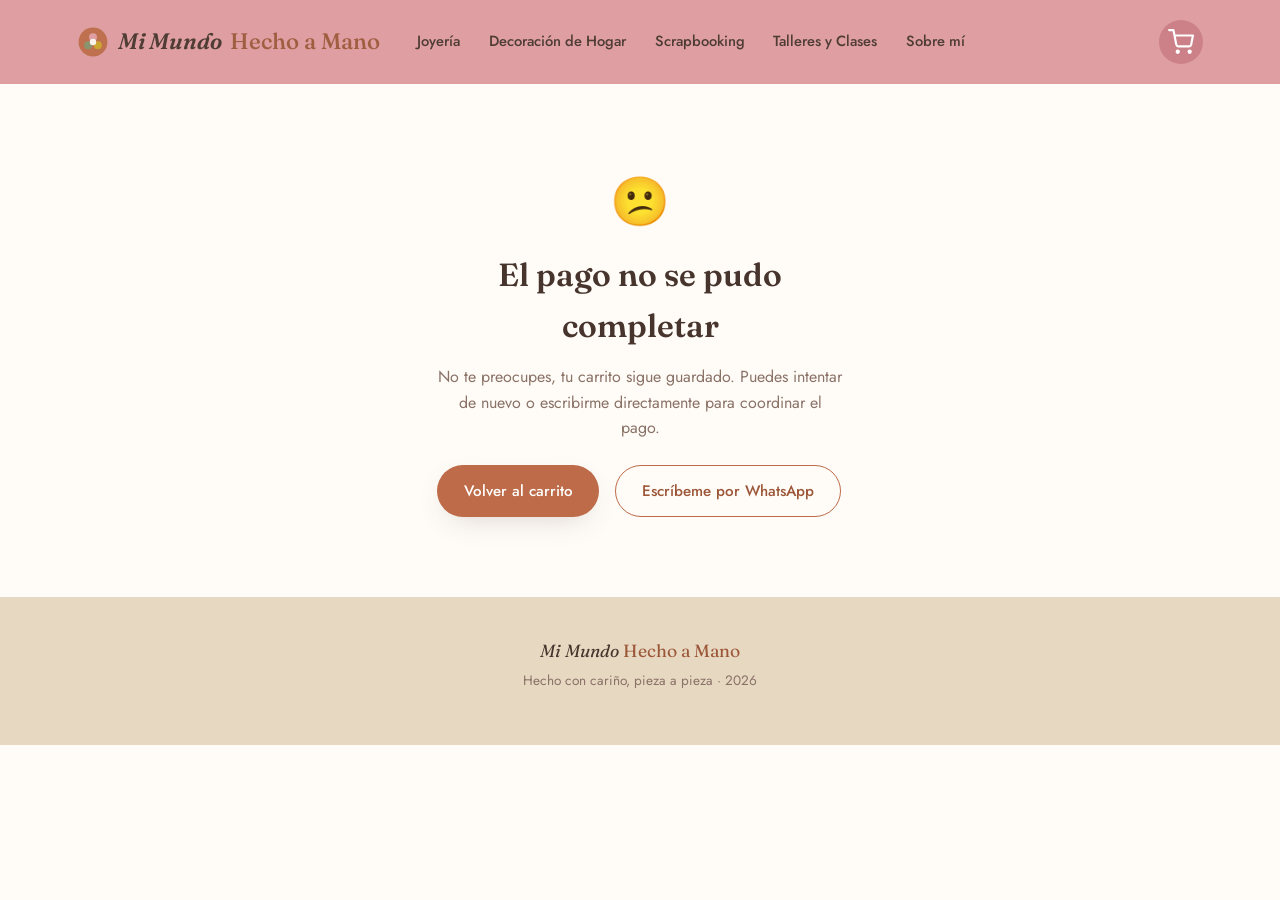
<file: pago-fallido.html>
<!DOCTYPE html>
<html lang="es">
<head>
<meta charset="UTF-8">
<meta name="viewport" content="width=device-width, initial-scale=1.0">
<title>El pago no se pudo completar — Mi Mundo Hecho a Mano</title>
<link rel="preconnect" href="https://fonts.googleapis.com">
<link rel="preconnect" href="https://fonts.gstatic.com" crossorigin>
<link href="https://fonts.googleapis.com/css2?family=Fraunces:ital,opsz,wght@0,9..144,400;0,9..144,600&family=Jost:wght@300;400;500;600&family=Caveat:wght@500;700&display=swap" rel="stylesheet">
<link rel="stylesheet" href="css/style.css">
<script src="js/analytics.js"></script>
</head>
<body>
<header class="site-header">
  <div class="header-inner">
    <a href="index.html" class="logo">Mi Mundo <span>Hecho a Mano</span></a>
    <nav class="main-nav" id="mainNav"></nav>
    <div class="header-actions">
      <div id="navCartSlot"></div>
      <button class="nav-toggle" id="navToggle" aria-label="Abrir menú" aria-expanded="false">
        <span></span><span></span><span></span>
      </button>
    </div>
  </div>
</header>

<main class="result-page">
  <span class="result-emoji">😕</span>
  <h1>El pago no se pudo completar</h1>
  <p>No te preocupes, tu carrito sigue guardado. Puedes intentar de nuevo o escribirme directamente para coordinar el pago.</p>
  <div class="hero-actions">
    <a href="carrito.html" class="btn btn-primary">Volver al carrito</a>
    <a id="whatsappLink" class="btn btn-outline" href="#" target="_blank" rel="noopener">Escríbeme por WhatsApp</a>
  </div>
</main>

<footer class="site-footer">
  <p class="footer-logo">Mi Mundo <span>Hecho a Mano</span></p>
  <p>Hecho con cariño, pieza a pieza · <span data-footer-year></span></p>
</footer>

<script src="js/data-core.js"></script>
<script src="js/secciones/joyeria.js"></script>
<script src="js/secciones/decoracion-hogar.js"></script>
<script src="js/secciones/scrapbooking.js"></script>
<script src="js/secciones/talleres.js"></script>
<script src="js/cart.js"></script>
<script src="js/ui.js"></script>
</body>
</html>
</file>
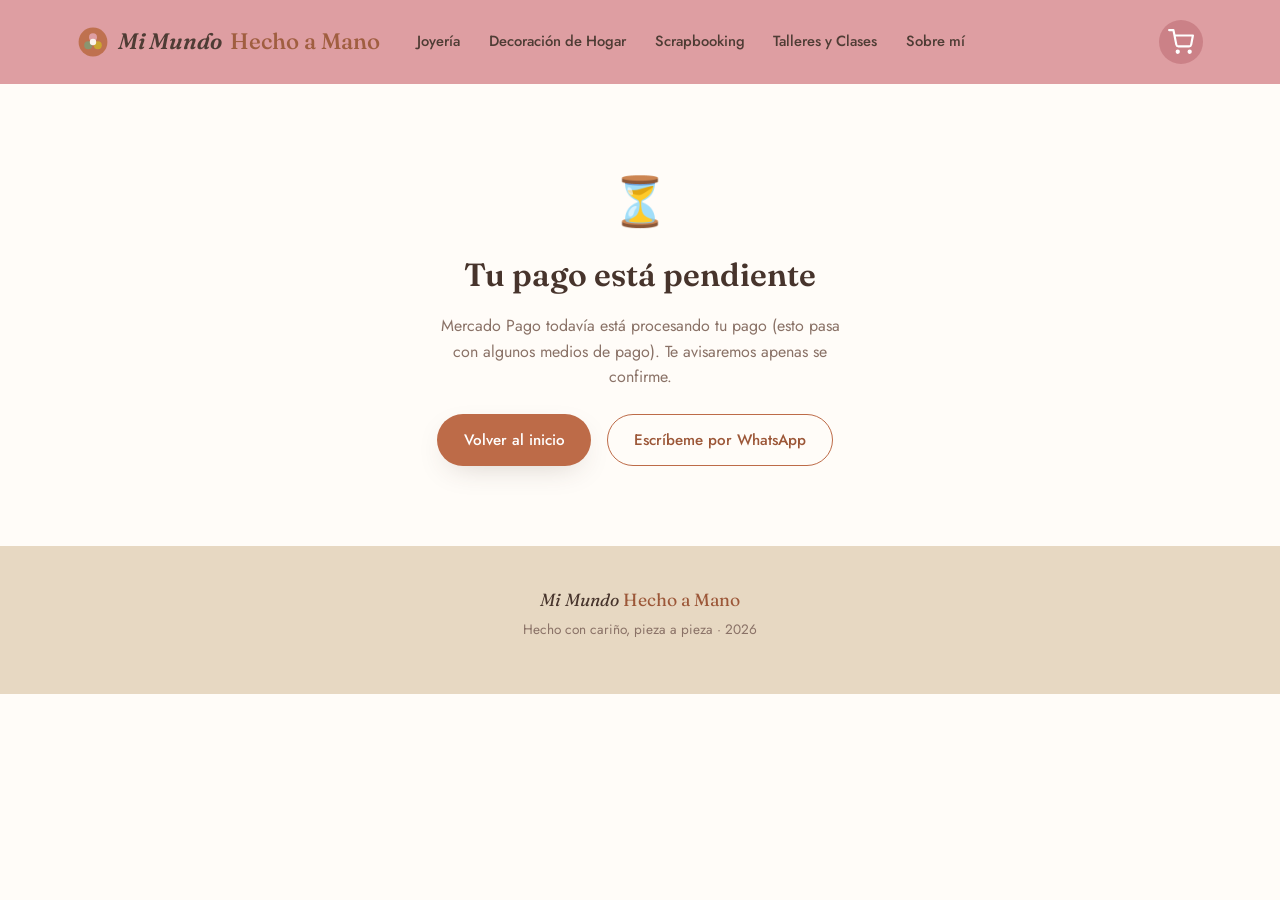
<file: pago-pendiente.html>
<!DOCTYPE html>
<html lang="es">
<head>
<meta charset="UTF-8">
<meta name="viewport" content="width=device-width, initial-scale=1.0">
<title>Pago pendiente — Mi Mundo Hecho a Mano</title>
<link rel="preconnect" href="https://fonts.googleapis.com">
<link rel="preconnect" href="https://fonts.gstatic.com" crossorigin>
<link href="https://fonts.googleapis.com/css2?family=Fraunces:ital,opsz,wght@0,9..144,400;0,9..144,600&family=Jost:wght@300;400;500;600&family=Caveat:wght@500;700&display=swap" rel="stylesheet">
<link rel="stylesheet" href="css/style.css">
<script src="js/analytics.js"></script>
</head>
<body>
<header class="site-header">
  <div class="header-inner">
    <a href="index.html" class="logo">Mi Mundo <span>Hecho a Mano</span></a>
    <nav class="main-nav" id="mainNav"></nav>
    <div class="header-actions">
      <div id="navCartSlot"></div>
      <button class="nav-toggle" id="navToggle" aria-label="Abrir menú" aria-expanded="false">
        <span></span><span></span><span></span>
      </button>
    </div>
  </div>
</header>

<main class="result-page">
  <span class="result-emoji">⏳</span>
  <h1>Tu pago está pendiente</h1>
  <p>Mercado Pago todavía está procesando tu pago (esto pasa con algunos medios de pago). Te avisaremos apenas se confirme.</p>
  <div class="hero-actions">
    <a href="index.html" class="btn btn-primary">Volver al inicio</a>
    <a id="whatsappLink" class="btn btn-outline" href="#" target="_blank" rel="noopener">Escríbeme por WhatsApp</a>
  </div>
</main>

<footer class="site-footer">
  <p class="footer-logo">Mi Mundo <span>Hecho a Mano</span></p>
  <p>Hecho con cariño, pieza a pieza · <span data-footer-year></span></p>
</footer>

<script src="js/data-core.js"></script>
<script src="js/secciones/joyeria.js"></script>
<script src="js/secciones/decoracion-hogar.js"></script>
<script src="js/secciones/scrapbooking.js"></script>
<script src="js/secciones/talleres.js"></script>
<script src="js/cart.js"></script>
<script src="js/ui.js"></script>
</body>
</html>
</file>
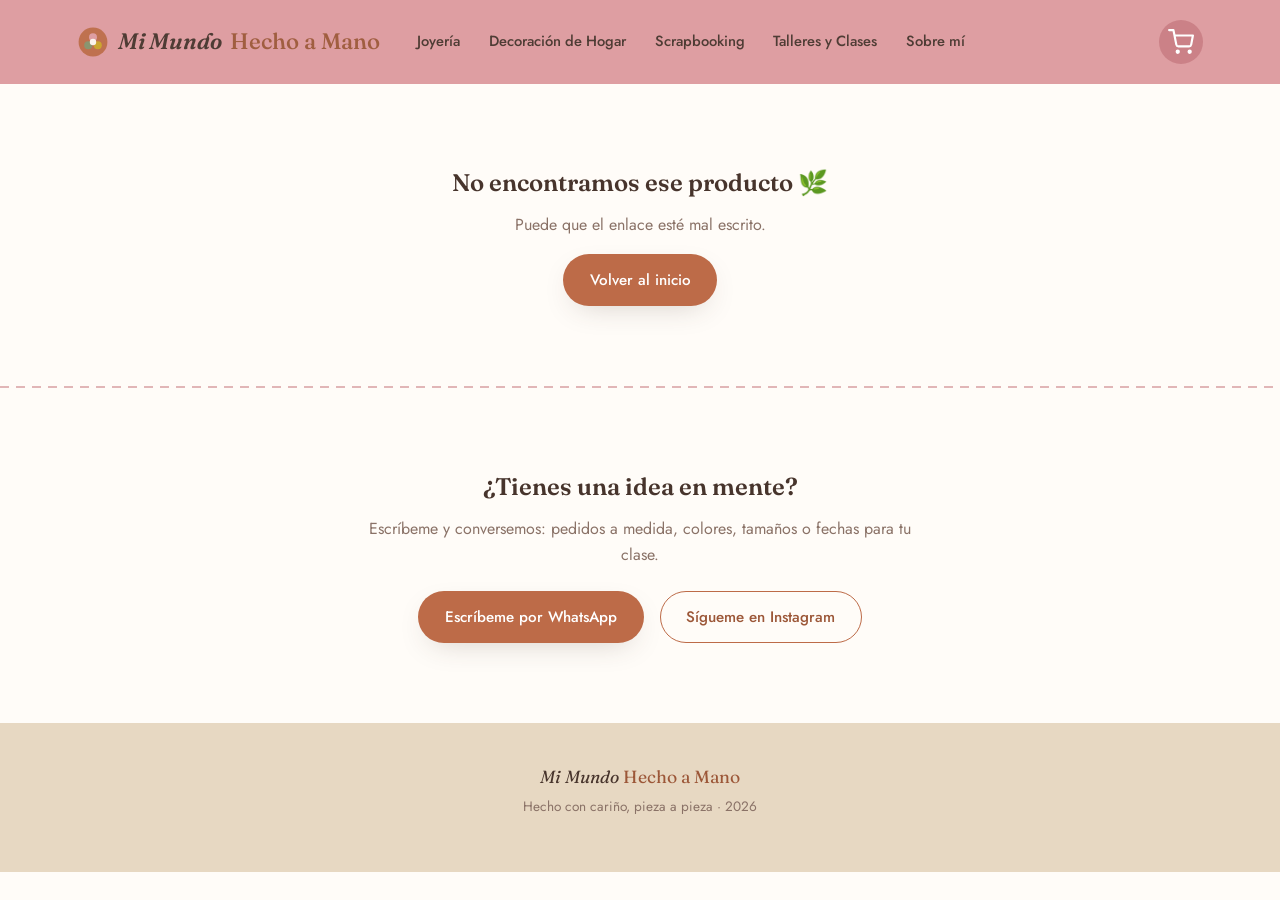
<file: producto.html>
<!DOCTYPE html>
<html lang="es">
<head>
<meta charset="UTF-8">
<meta name="viewport" content="width=device-width, initial-scale=1.0">
<title>Mi Mundo Hecho a Mano</title>

<link rel="preconnect" href="https://fonts.googleapis.com">
<link rel="preconnect" href="https://fonts.gstatic.com" crossorigin>
<link href="https://fonts.googleapis.com/css2?family=Fraunces:ital,opsz,wght@0,9..144,400;0,9..144,500;0,9..144,600;1,9..144,500;1,9..144,600&family=Jost:wght@300;400;500;600&family=Caveat:wght@500;700&display=swap" rel="stylesheet">
<link rel="stylesheet" href="css/style.css">
<script src="js/analytics.js"></script>
</head>
<body class="pagina-producto">


<header class="site-header">
  <div class="header-inner">
    <a href="index.html" class="logo">Mi Mundo <span>Hecho a Mano</span></a>
    <nav class="main-nav" id="mainNav"></nav>
    <div class="header-actions">
      <div id="navCartSlot"></div>
      <button class="nav-toggle" id="navToggle" aria-label="Abrir menú" aria-expanded="false">
        <span></span><span></span><span></span>
      </button>
    </div>
  </div>
</header>

<main>
  <div id="prodNotFound" class="not-found" style="display:none">
    <h2>No encontramos ese producto 🌿</h2>
    <p>Puede que el enlace esté mal escrito.</p>
    <a href="index.html" class="btn btn-primary">Volver al inicio</a>
  </div>

  <section class="product-page" id="prodContent">
    <a href="#" id="prodBreadcrumb" class="breadcrumb">← Volver a la colección</a>

    <div class="product-layout">
      <div class="product-gallery">
        <div class="product-photo-main" id="prodFotoPrincipal"></div>
        <div class="product-thumbs" id="prodMiniaturas"></div>
      </div>

      <div class="product-info">
        <div class="class-meta" id="prodPills"></div>
        <h1 id="prodNombre">Producto</h1>
        <div id="prodPrecio"></div>
        <p class="product-desc" id="prodDescripcion"></p>

        <div class="product-buy-row">
          <div class="qty-stepper">
            <button type="button" class="qty-btn" id="prodMenos">−</button>
            <span class="qty-value" id="prodCantidad">1</span>
            <button type="button" class="qty-btn" id="prodMas">+</button>
          </div>
          <button type="button" class="btn btn-primary" id="prodAgregar">Agregar al carrito</button>
        </div>

        <a id="prodWhatsapp" class="btn btn-ghost" href="#" target="_blank" rel="noopener">
          ¿Tienes dudas? Escríbeme por WhatsApp
        </a>
      </div>
    </div>
  </section>
</main>

<div class="stitch-divider" aria-hidden="true"></div>

<section class="contact-section" id="contacto">
  <div class="contact-inner">
    <h2>¿Tienes una idea en mente?</h2>
    <p>Escríbeme y conversemos: pedidos a medida, colores, tamaños o fechas para tu clase.</p>
    <div class="contact-actions">
      <a id="whatsappLink" class="btn btn-primary" href="#" target="_blank" rel="noopener">Escríbeme por WhatsApp</a>
      <a id="instagramLink" class="btn btn-outline" href="#" target="_blank" rel="noopener">Sígueme en Instagram</a>
    </div>
  </div>
</section>

<footer class="site-footer">
  <p class="footer-logo">Mi Mundo <span>Hecho a Mano</span></p>
  <p>Hecho con cariño, pieza a pieza · <span data-footer-year></span></p>
</footer>

<div class="toast" id="toast"></div>

<script src="js/data-core.js"></script>
<script src="js/secciones/joyeria.js"></script>
<script src="js/secciones/decoracion-hogar.js"></script>
<script src="js/secciones/scrapbooking.js"></script>
<script src="js/secciones/talleres.js"></script>
<script src="js/cart.js"></script>
<script src="js/ui.js"></script>
<script src="js/producto.js"></script>
</body>
</html>
</file>
<file: css/style.css>
/* =========================================================
   MI MUNDO HECHO A MANO — hoja de estilos
   Concepto: "mesa de manualidades" — washi tape, polaroids
   y puntadas de hilo como firma visual de la marca.
   ========================================================= */

:root{
  /* paleta */
  --bg:            #FAF3EC;
  --bg-alt:        #F1E4D8;
  --kraft:         #E7D8C2;
  --card:          #FFFCF8;
  --text:          #47342C;
  --text-soft:     #8A7267;
  --clay:          #BD6B48;
  --clay-dark:     #9C5738;
  --rose:          #DD9A9E;
  --rose-dark:     #C97C82;
  --sage:          #85916A;
  --gold:          #C9A227;
  --jade:          #00A86B ;

  /* tipografia */
  --f-display: 'Fraunces', serif;
  --f-body:    'Jost', sans-serif;
  --f-accent:  'Caveat', cursive;

  --radius: 10px;
  --shadow: 0 10px 30px -12px rgba(71,52,44,.25);
}

*,*::before,*::after{ box-sizing:border-box; }
html{ 
  scroll-behavior:smooth;
  overflow-x: hidden;
  scrollbar-color: var(--sage) var(--kraft);
}
body{
  margin:0;
  background:var(--card);
  color:var(--text);
  font-family:var(--f-body);
  font-size:16px;
  line-height:1.6;
  -webkit-font-smoothing:antialiased;
}
h1,h2,h3{ font-family:var(--f-display); font-weight:600; margin:0 0 .4em; color:var(--text); }
p{ margin:0 0 1em; color:var(--text-soft); }
a{ color:inherit; text-decoration:none; }
img{ max-width:100%; display:block; }
section{ padding:5rem 6vw; }
@media (max-width:640px){ section{ padding:3.5rem 6vw; } }

/* ---------- botones ---------- */
.btn{
  display:inline-flex; align-items:center; justify-content:center;
  padding:.85em 1.7em;
  border-radius:999px;
  font-family:var(--f-body); font-weight:500; font-size:.95rem;
  border:1.5px solid transparent;
  cursor:pointer;
  transition:transform .15s ease, box-shadow .15s ease, background .2s ease;
}
.btn:hover{ transform:translateY(-2px); }
.btn-primary{ background:var(--clay); color:#fff; box-shadow:var(--shadow); }
.btn-primary:hover{ background:var(--clay-dark); }
.btn-outline{ border-color:var(--clay); color:var(--clay-dark); background:transparent; }
.btn-outline:hover{ background:var(--clay); color:#fff; }
.btn-small{ padding:.55em 1.2em; font-size:.85rem; }
.btn-ghost{ color:var(--text-soft); text-decoration:underline; font-size:.85rem; padding:.4em 0; }

/* ---------- barra de promoción ---------- */
.promo-bar{
  background:var(--jade); color:#fff; text-align:center;
  font-size:.78rem; letter-spacing:.02em; padding:.55rem 2.4rem;
  position:relative;
}
.promo-bar strong{ font-weight:600; }
.promo-close{
  position:absolute; right:.8rem; top:50%; transform:translateY(-50%);
  background:none; border:none; color:#fff; font-size:.95rem; line-height:1;
  cursor:pointer; padding:.3rem; opacity:.85;
}
.promo-close:hover{ opacity:1; }

/* ---------- header / nav (barra semioculta: fina, se expande por sección) ---------- */
.site-header{
  position:sticky; top:0; z-index:50;
  background:var(--rose); backdrop-filter:blur(6px);
  opacity: .96;
}
.site-header{ top:0px; }
.site-header{
  transition: transform .3s ease;
  
}
body.pagina-producto .site-header{
  position:static;
  transition:none;
}
.site-header.nav-hidden{
  transform: translateY(-100%);
}
@media (max-width:640px){ .site-header{ top:0px; } }
.header-inner{
  display:flex; align-items:center; gap:1.6rem;
  padding:1rem 6vw; position:relative;
  max-width:1300px; margin:0 auto;
}
.logo{
  display:flex; align-items:center; gap:.55rem; flex-shrink:0;
  font-family:var(--f-display); font-size:1.4rem; font-weight:600; font-style:italic;
}
.logo::before{
  content:"";
  width:32px; height:32px; flex-shrink:0;
  background-image:url("data:image/svg+xml,%3Csvg xmlns='http://www.w3.org/2000/svg' viewBox='0 0 40 40'%3E%3Ccircle cx='20' cy='20' r='18' fill='%23BD6B48'/%3E%3Ccircle cx='20' cy='14' r='5' fill='%23DD9A9E'/%3E%3Ccircle cx='14' cy='24' r='5' fill='%2385916A'/%3E%3Ccircle cx='26' cy='24' r='5' fill='%23C9A227'/%3E%3Ccircle cx='20' cy='20' r='4' fill='%23FAF3EC'/%3E%3C/svg%3E");
  background-size:contain; background-repeat:no-repeat;
}
.logo span{ color:var(--clay-dark); font-style:normal; font-weight:500; }
.main-nav{
  display:flex; gap:.4rem; align-items:center; justify-content:flex-start; flex-wrap:wrap;
  flex:1;
}
.nav-item{ position:relative; }
.nav-link-row{ display:flex; align-items:center; }
.nav-link{
  display:inline-block; font-size:.92rem; font-weight:500; color:var(--text);
  padding:.9rem .7rem; position:relative;
}
.nav-link::after{
  content:""; position:absolute; left:.7rem; right:.7rem; bottom:.6rem; height:2px;
  background:var(--clay); transform:scaleX(0); transform-origin:left; transition:transform .2s ease;
}
.nav-item:hover .nav-link::after,
.nav-item.open .nav-link::after{ transform:scaleX(1); }

.nav-caret{
  display:none; background:none; border:none; color:var(--text-soft); font-size:.8rem;
  cursor:pointer; padding:.3rem .5rem;
}

/* mega panel: semioculto — solo aparece al pasar el mouse por su sección */
.mega-panel{
  display:none; position:absolute; top:100%; left:50%; transform:translateX(-50%);
  min-width:420px; background:var(--card); border-radius:12px; box-shadow:var(--shadow);
  border:1.5px solid var(--kraft); padding:1.3rem 1.5rem; gap:1.5rem;
  align-items:flex-start; z-index:60;
}
.nav-item:hover .mega-panel,
.nav-item:focus-within .mega-panel,
.nav-item.open .mega-panel{ display:flex; }

.mega-cols{ display:flex; gap:2rem; flex:1; }
.mega-col{ display:flex; flex-direction:column; gap:.35rem; min-width:120px; }
.mega-col-title{
  font-family:var(--f-accent); font-size:1.05rem; color:var(--sage); margin-bottom:.15rem;
}
.mega-col a{ font-size:.86rem; color:var(--text); padding:.15rem 0; }
.mega-col a:hover{ color:var(--clay-dark); }
.mega-ver-todo{
  display:block; font-weight:600; font-size:.85rem; color:var(--clay-dark);
  margin-bottom:.9rem; width:100%;
}
.mega-photo{
  width:110px; height:110px; border-radius:8px; background-size:cover; background-position:center;
  flex-shrink:0; display:none;
}
@media (min-width:1100px){ .mega-photo{ display:block; } }

.header-actions{ display:flex; align-items:center; gap:.7rem; margin-left:auto; flex-shrink:0; }

.nav-cart{
  position:relative;
  display:inline-flex; align-items:center; justify-content:center;
  width:44px; height:44px; border-radius:50%;
  background:var(--rose-dark); color:#fff;
}
.nav-cart:hover{ background:var(--clay-dark); }
.nav-cart svg{ width:26px; height:26px; display:block; }

.cart-badge{
  display:none; align-items:center; justify-content:center;
  min-width:19px; height:19px; padding:0 5px;
  background:var(--sage); color:#fff; font-size:.72rem; font-weight:600;
  border-radius:999px; line-height:1;
  position:absolute; top:-4px; right:-4px;
}

.nav-toggle{
  display:none; flex-direction:column; gap:5px; background:none; border:none; cursor:pointer; padding:6px;
}
.nav-toggle span{ width:24px; height:2px; background:var(--text); border-radius:2px; }

@media (max-width:840px){
  .mega-panel{
    position:static; transform:none; display:none; box-shadow:none; border:none;
    border-top:1px dashed var(--kraft); border-radius:0; margin-top:.3rem; padding:.8rem 0 .8rem 1rem;
    flex-direction:column; width:100%;
  }
  .nav-item.open .mega-panel{ display:flex; }
  .nav-item:hover .mega-panel{ display:none; } /* en celular solo se abre con el tap, no con hover */
  .nav-item.open:hover .mega-panel{ display:flex; }
  .mega-cols{ flex-direction:column; gap:.8rem; }
  .mega-photo{ display:none; }
  .nav-caret{ display:block; }
  .nav-link-row{ justify-content:space-between; }

  .nav-toggle{ display:flex; }
  .main-nav{
    position:absolute; top:100%; left:0; right:0;
    width:100%; margin-left:0; margin-right:0; flex:none;
    background:var(--bg); flex-direction:column; gap:0;
    max-height:0; overflow:hidden; transition:max-height .3s ease;
    border-bottom:2px dashed var(--rose);
  }
  .main-nav.open{ max-height:320px; }
  .main-nav a{ padding:1rem 6vw; border-top:1px solid var(--kraft); }
}

/* ---------- hero: mesa de manualidades ---------- */
.hero{
  display:grid; grid-template-columns:1fr 1.1fr; gap:3rem;
  align-items:center; max-width:1300px; margin:0 auto;
  padding-top:4rem; padding-bottom:4rem;
}
@media (max-width:900px){
  .hero{ grid-template-columns:1fr; }
  .hero-board{ order:2; height:340px !important; }
}
.hero-board{
  position:relative; height:460px;
  background:
    radial-gradient(circle at 20% 20%, rgba(221,154,158,.25), transparent 55%),
    var(--kraft);
  border-radius:18px;
  box-shadow:inset 0 0 0 10px var(--bg);
}
.polaroid{
  position:absolute; background:#fff; padding:10px 10px 26px;
  box-shadow:var(--shadow); border-radius:3px; width:150px;
}
.polaroid span{
  display:block; text-align:center; font-family:var(--f-accent);
  font-size:1.1rem; margin-top:8px; color:var(--text);
}
.ph-img{ width:100%; aspect-ratio:1/1; border-radius:2px; }
.ph-1{ background:linear-gradient(135deg,#E8B7A6,#C97C82); }
.ph-2{ background:linear-gradient(135deg,#B7C79B,#85916A); }
.ph-3{ background:linear-gradient(135deg,#E9D2A0,#C9A227); }

.p1{ top:8%;  left:8%;  transform:rotate(-7deg); z-index:2; }
.p2{ top:18%; left:42%; transform:rotate(5deg);  z-index:3; }
.p3{ top:52%; left:20%; transform:rotate(-3deg); z-index:1; }

.washi{ position:absolute; opacity:.9; border-radius:2px; }
.w1{ width:70px; height:22px; background:repeating-linear-gradient(45deg,var(--rose),var(--rose) 6px,#fff 6px,#fff 12px); top:4%; left:14%; transform:rotate(-40deg); }
.w2{ width:70px; height:22px; background:repeating-linear-gradient(45deg,var(--sage),var(--sage) 6px,#fff 6px,#fff 12px); top:14%; left:48%; transform:rotate(35deg); }
.w3{ width:70px; height:22px; background:repeating-linear-gradient(45deg,var(--gold),var(--gold) 6px,#fff 6px,#fff 12px); top:48%; left:26%; transform:rotate(-30deg); }

.hero-copy .eyebrow-script{ font-family:var(--f-accent); font-size:1.6rem; color:var(--rose-dark); margin-bottom:-.4rem; }
.hero-copy h1{ font-size:clamp(2.4rem,5vw,3.6rem); line-height:1.05; }
.hero-sub{ max-width:46ch; }
.hero-actions{ display:flex; gap:1rem; flex-wrap:wrap; margin-top:1.5rem; }



/* ---------- carrusel más vendidos ---------- */
.carousel-section{ max-width:1300px; margin:0 auto; }
.carousel-head{
  display:flex; align-items:flex-end; justify-content:space-between; gap:1rem;
  margin-bottom:1.5rem; flex-wrap:wrap;
}
.carousel-arrows{ display:flex; gap:.5rem; }
.carousel-arrow{
  width:38px; height:38px; border-radius:50%; border:1.5px solid var(--kraft);
  background:#fff; cursor:pointer; font-size:1rem; color:var(--text);
}
.carousel-arrow:hover{ border-color:var(--clay); color:var(--clay-dark); }
.carousel-track{
  display:flex; gap:1.4rem; overflow-x:hidden; scroll-snap-type:x mandatory;
  padding-bottom:.5rem; scrollbar-width:thin;
  cursor:grab; user-select:none;
}
.carousel-track.arrastrando{
  cursor:grabbing; scroll-snap-type:none;
}
.carousel-track.arrastrando .card{ pointer-events:none; }
.carousel-track .card{ min-width:230px; max-width:230px; scroll-snap-align:start; }
.carousel-track::-webkit-scrollbar{ height:6px; }
.carousel-track::-webkit-scrollbar-thumb{ background:var(--kraft); border-radius:4px; }

/* ---------- bloques de sección (foto lateral, alterna) ---------- */
.feature-blocks{ max-width:1300px; margin:0 auto; display:flex; flex-direction:column; gap:3.5rem; }
.feature-block{
  display:flex; align-items:center; gap:2.8rem; flex-wrap:wrap; scroll-margin-top:160px;
}
.feature-block.reverse{ flex-direction:row-reverse; }
.feature-photo{
  flex:1 1 360px; aspect-ratio:4/3; border-radius:16px; background-size:cover; background-position:center;
  box-shadow:var(--shadow); position:relative;
}
.feature-photo::before{
  content:""; position:absolute; top:-10px; left:26px; width:70px; height:24px;
  background:repeating-linear-gradient(45deg,var(--gold),var(--gold) 6px,#fff 6px,#fff 12px);
  transform:rotate(-4deg); border-radius:2px; box-shadow:0 2px 4px rgba(0,0,0,.1);
}
.feature-copy{ flex:1 1 320px; }
.feature-copy h2{ font-size:clamp(1.7rem,3vw,2.3rem); }
.feature-copy p{ max-width:46ch; }

/* ---------- precio con descuento ---------- */
.price-row{ display:flex; align-items:baseline; gap:.5rem; flex-wrap:wrap; margin:.2rem 0; }
.card-price-old{ font-size:.9rem; color:var(--text-soft); text-decoration:line-through; }
.badge-descuento{
  background:var(--sage); color:#fff; font-size:.72rem; font-weight:600;
  padding:.15em .5em; border-radius:999px;
}
.ribbon-oferta{
  position:absolute; top:12px; right:-6px; z-index:2;
  background:var(--clay-dark); color:#fff; font-size:.72rem; font-weight:600;
  padding:.3em .8em .3em .6em; border-radius:4px 0 0 4px;
}

/* ---------- stitch divider (firma visual) ---------- */
.stitch-divider{
  height:2px; max-width:1300px; margin:0 auto;
  background-image: linear-gradient(90deg, var(--rose-dark) 55%, transparent 45%);
  background-size: 16px 2px;
  opacity:.55;
}



/* ---------- no encontrado ---------- */
.not-found{ max-width:600px; margin:5rem auto; text-align:center; }

/* ---------- ficha de producto ---------- */
.breadcrumb{ display:inline-block; margin-bottom:1.5rem; font-size:.85rem; color:var(--text-soft); }
.breadcrumb:hover{ color:var(--clay-dark); }

.product-page{ max-width:1100px; margin:0 auto; padding:3rem 6vw; }
.product-layout{ display:flex; gap:3rem; flex-wrap:wrap; align-items:flex-start; }

.product-gallery{ flex:1 1 380px; max-width:480px; }
.product-photo-main{
  aspect-ratio:1/1; width:100%; border-radius:16px; background-size:cover; background-position:center;
  box-shadow:var(--shadow); margin-bottom:1rem;
}
.product-thumbs{ display:flex; gap:.6rem; flex-wrap:wrap; }
.product-thumb{
  width:60px; height:60px; border-radius:8px; background-size:cover; background-position:center;
  border:2px solid transparent; cursor:pointer; padding:0;
}
.product-thumb.activa{ border-color:var(--clay); }

.product-info{ flex:1 1 320px; }
.product-info h1{ font-size:clamp(1.8rem,3vw,2.4rem); margin-top:.4rem; }
.product-desc{ max-width:52ch; margin-top:1rem; }

.product-buy-row{ display:flex; align-items:center; gap:1rem; margin:1.5rem 0 1rem; flex-wrap:wrap; }

/* enlaces de foto/título en la tarjeta: que no se vean como link normal */
.card-photo-link{ display:block; }
.card-title-link{ display:block; }
.card-title-link h3{ margin-bottom:0; }

/* ---------- layout con filtros ---------- */
.filtros-toggle-movil{ display:none; margin-bottom:1.2rem; }
.categoria-layout{
  display:grid; grid-template-columns:240px 1fr; gap:2.2rem; align-items:start;
}
.resultados-count{ font-size:.85rem; color:var(--text-soft); margin-bottom:1rem; }
.sin-resultados{ text-align:center; padding:2.5rem 0; color:var(--text-soft); }

.filtros-panel{
  background:var(--card); border:1.5px dashed var(--rose);
  border-radius:var(--radius); padding:1.3rem 1.4rem;
  position:sticky; top:130px;
}
.filtros-header{
  display:flex; align-items:center; justify-content:space-between; margin-bottom:.6rem;
}
.filtros-header h3{ font-size:1.05rem; margin:0; }
.filtros-cerrar{ display:none; background:none; border:none; font-size:1.1rem; cursor:pointer; color:var(--text-soft); }

.filtro-grupo{ border:none; padding:0; margin:0 0 1.2rem; }
.filtro-grupo legend{
  font-family:var(--f-accent); font-size:1.15rem; color:var(--sage); padding:0; margin-bottom:.3rem;
}
.filtro-opcion{
  display:flex; align-items:center; gap:.5rem; font-size:.88rem; padding:.25rem 0; cursor:pointer;
}
.filtro-opcion input{ accent-color:var(--clay); width:16px; height:16px; cursor:pointer; }

.filtro-precio-inputs{ display:flex; gap:.6rem; }
.filtro-precio-inputs label{
  flex:1; display:flex; flex-direction:column; gap:.25rem; font-size:.78rem; color:var(--text-soft);
}
.filtro-precio-inputs input{
  border:1.5px solid var(--kraft); border-radius:6px; padding:.4rem .5rem; font-family:var(--f-body); font-size:.85rem;
  width:100%;
}

.filtros-acciones{ display:flex; gap:.6rem; margin-top:.8rem; }
.filtros-acciones .btn{ flex:1; }

@media (max-width:900px){
  .filtros-toggle-movil{ display:inline-flex; }
  .categoria-layout{ grid-template-columns:1fr; }
  .filtros-panel{
    position:fixed; top:0; right:0; height:100vh; width:min(320px,85vw);
    transform:translateX(100%); transition:transform .25s ease;
    z-index:80; overflow-y:auto; border-radius:0; border:none;
    box-shadow:-10px 0 30px rgba(0,0,0,.15);
  }
  .filtros-panel.open{ transform:translateX(0); }
  .filtros-cerrar{ display:block; }
}

/* ---------- secciones tienda ---------- */
.shop-section{ max-width:1300px; margin:0 auto; }
.shop-section.alt{ background:var(--bg-alt); border-radius:24px; }
.section-head{ max-width:640px; margin-bottom:2.5rem; }
.tag-label{
  display:inline-block; font-family:var(--f-accent); font-size:1.3rem;
  color:var(--sage); margin-bottom:.2rem;
}
.section-head h2{ font-size:clamp(1.8rem,3vw,2.4rem); }

.product-grid{
  display:grid; grid-template-columns:repeat(auto-fill,minmax(240px,1fr));
  gap:1.8rem;
}

/* ---------- tarjeta producto (con washi tape, firma visual) ---------- */
.card{
  position:relative; background:var(--card); border-radius:var(--radius);
  box-shadow:var(--shadow);
  display:flex; flex-direction:column;
  transition:transform .2s ease;
}
.card:hover{ transform:translateY(-4px); }
.card-tape{
  position:absolute; top:-10px; left:28px; width:64px; height:22px; z-index:2;
  background:repeating-linear-gradient(45deg,var(--rose),var(--rose) 6px,#fff 6px,#fff 12px);
  opacity:.9; transform:rotate(-4deg); border-radius:2px;
  box-shadow:0 2px 4px rgba(0,0,0,.1);
}
.card-photo{
  aspect-ratio:1/1; width:100%;
  background-size:cover; background-position:center;
  border-radius:var(--radius) var(--radius) 0 0; overflow:hidden;
}
.card-body{ padding:1.1rem 1.2rem 1.3rem; display:flex; flex-direction:column; gap:.5rem; flex:1; }
.card-body h3{ font-size:1.15rem; margin-bottom:0; }
.card-desc{ font-size:.9rem; margin-bottom:.3rem; flex:1; }
.card-price{ font-family:var(--f-accent); font-size:1.5rem; color:var(--clay-dark); }
.card-actions{ display:flex; gap:.6rem; flex-wrap:wrap; margin-top:.3rem; }

/* clases: tarjeta un poco más ancha con detalles de modalidad */
.classes-grid{ grid-template-columns:repeat(auto-fill,minmax(280px,1fr)); }
.class-meta{ display:flex; gap:.5rem; flex-wrap:wrap; font-size:.78rem; margin-bottom:.2rem; }
.pill{
  background:var(--bg-alt); color:var(--text-soft); padding:.25em .7em; border-radius:999px;
  border:1px solid var(--kraft);
}

/* ---------- contacto ---------- */
.contact-section{
  text-align:center; max-width:700px; margin:0 auto;
}
.contact-actions{ display:flex; gap:1rem; justify-content:center; flex-wrap:wrap; margin-top:1.5rem; }

/* ---------- carrito ---------- */
.cart-page{ max-width:900px; margin:0 auto; padding:4rem 6vw; }
.cart-empty{ text-align:center; padding:3rem 0; }
.cart-list{ display:flex; flex-direction:column; gap:1rem; margin-bottom:2rem; }
.cart-row{
  display:grid; grid-template-columns:72px 1fr auto auto auto;
  align-items:center; gap:1rem;
  background:var(--card); border-radius:var(--radius); box-shadow:var(--shadow);
  padding:.9rem 1.1rem;
}
.cart-row-photo{
  width:72px; height:72px; border-radius:8px; background-size:cover; background-position:center;
}
.cart-row-info{ min-width:0; }
.cart-row-cat{ font-size:.75rem; color:var(--sage); text-transform:uppercase; letter-spacing:.04em; }
.cart-row-info h3{ font-size:1rem; margin:.15rem 0; }
.cart-row-price{ font-size:.85rem; color:var(--text-soft); }
.qty-stepper{ display:flex; align-items:center; gap:.5rem; }
.qty-btn{
  width:28px; height:28px; border-radius:50%; border:1.5px solid var(--kraft);
  background:#fff; font-size:1rem; cursor:pointer; line-height:1;
}
.qty-btn:hover{ border-color:var(--clay); }
.qty-value{ min-width:1.4em; text-align:center; font-weight:500; }
.cart-row-subtotal{ font-family:var(--f-accent); font-size:1.3rem; color:var(--clay-dark); min-width:70px; text-align:right; }
.cart-row-remove{
  background:none; border:none; color:var(--text-soft); cursor:pointer; font-size:1rem;
  padding:.3rem;
}
.cart-row-remove:hover{ color:var(--clay-dark); }

.cart-summary{
  background:var(--bg-alt); border-radius:var(--radius); padding:1.5rem 1.7rem;
}
.cart-total-row{
  display:flex; justify-content:space-between; align-items:baseline;
  font-family:var(--f-display); font-size:1.3rem; margin-bottom:1.1rem;
}
.cart-total-amount{ font-size:1.9rem; color:var(--clay-dark); }
.cart-summary-actions{ display:flex; gap:1rem; flex-wrap:wrap; justify-content:flex-end; }
.cart-note{ font-size:.8rem; text-align:right; margin:.8rem 0 0; }

@media (max-width:640px){
  .cart-row{ grid-template-columns:56px 1fr; grid-template-areas:"photo info" "qty qty" "sub remove"; row-gap:.6rem; }
  .cart-row-photo{ grid-area:photo; width:56px; height:56px; }
  .cart-row-info{ grid-area:info; }
  .qty-stepper{ grid-area:qty; justify-content:flex-start; }
  .cart-row-subtotal{ grid-area:sub; text-align:left; }
  .cart-row-remove{ grid-area:remove; justify-self:end; }
  .cart-summary-actions{ justify-content:stretch; }
  .cart-summary-actions .btn{ flex:1; }
}

/* ---------- página "Sobre mí" ---------- */
.profile-hero{
  display:flex; gap:3rem; align-items:center; flex-wrap:wrap;
  max-width:1100px; margin:0 auto; padding:4rem 6vw 3rem;
}
.profile-photo{
  flex:1 1 280px; max-width:340px; aspect-ratio:4/5;
  border-radius:16px; background-size:cover; background-position:center;
  box-shadow:var(--shadow);
}
.profile-hero-copy{ flex:2 1 360px; }
.profile-hero-copy h1{ font-size:clamp(2rem,4vw,2.8rem); }
.profile-titulo{ color:var(--clay-dark); font-weight:500; margin-bottom:1rem; }
.profile-tags{ display:flex; gap:.5rem; flex-wrap:wrap; }
.profile-bio{ max-width:70ch; font-size:1.02rem; }
 
.timeline{ display:flex; flex-direction:column; gap:1.4rem; max-width:640px; }
.timeline-item{
  display:flex; gap:1.2rem; align-items:baseline;
  padding-bottom:1.2rem; border-bottom:1px dashed var(--kraft);
}
.timeline-anio{
  font-family:var(--f-accent); font-size:1.5rem; color:var(--clay-dark);
  min-width:60px; flex-shrink:0;
}
.timeline-texto{ color:var(--text); }
 
.work-gallery{
  display:grid; grid-template-columns:repeat(auto-fill,minmax(180px,1fr)); gap:1rem;
}
.work-photo{
  aspect-ratio:1/1; border-radius:10px; background-size:cover; background-position:center;
  box-shadow:var(--shadow);
}
 
/* ---------- adelanto de "Sobre mí" en la portada ---------- */
.about-teaser{
  max-width:1100px; margin:0 auto; display:flex; gap:2.8rem; align-items:center; flex-wrap:wrap;
}
.about-teaser-photo{
  flex:1 1 260px; max-width:300px; aspect-ratio:4/5;
  border-radius:16px; background-size:cover; background-position:center; box-shadow:var(--shadow);
}
.about-teaser-copy{ flex:1 1 320px; }
.about-teaser-copy p{ max-width:52ch; }

/* ---------- páginas de resultado de pago ---------- */
.result-page{
  max-width:560px; margin:5rem auto; text-align:center; padding:0 6vw;
}
.result-emoji{ font-size:3rem; display:block; margin-bottom:.5rem; }

/* ---------- footer ---------- */
.site-footer{
  background:var(--kraft); text-align:center; padding:2.5rem 6vw;
  font-size:.85rem; color:var(--text-soft);
}
.footer-logo{ font-family:var(--f-display); font-style:italic; font-size:1.1rem; color:var(--text); margin-bottom:.3rem; }
.footer-logo span{ font-style:normal; color:var(--clay-dark); }

/* ---------- toast (confirmación) ---------- */
.toast{
  position:fixed; bottom:24px; left:50%; transform:translate(-50%,20px);
  background:var(--text); color:#fff; padding:.8em 1.4em; border-radius:999px;
  font-size:.9rem; opacity:0; pointer-events:none; transition:all .25s ease;
  box-shadow:var(--shadow); z-index:100;
}
.toast.show{ opacity:1; transform:translate(-50%,0); }

/* ---------- reveal on scroll ---------- */
.reveal{ opacity:0; transform:translateY(16px); transition:opacity .6s ease, transform .6s ease; }
.reveal.in{ opacity:1; transform:translateY(0); }
@media (prefers-reduced-motion: reduce){
  .reveal{ opacity:1; transform:none; transition:none; }
  html{ scroll-behavior:auto; }
}

/* ---------- accesibilidad ---------- */
a:focus-visible, button:focus-visible{
  outline:3px solid var(--sage); outline-offset:2px;
}
</file>
<file: mimundo-web/css/style.css>
/* =========================================================
   MI MUNDO HECHO A MANO — hoja de estilos
   Concepto: "mesa de manualidades" — washi tape, polaroids
   y puntadas de hilo como firma visual de la marca.
   ========================================================= */

:root{
  /* paleta */
  --bg:            #FAF3EC;
  --bg-alt:        #F1E4D8;
  --kraft:         #E7D8C2;
  --card:          #FFFCF8;
  --text:          #47342C;
  --text-soft:     #8A7267;
  --clay:          #BD6B48;
  --clay-dark:     #9C5738;
  --rose:          #DD9A9E;
  --rose-dark:     #C97C82;
  --sage:          #85916A;
  --gold:          #C9A227;
  --jade:          #00A86B ;

  /* tipografia */
  --f-display: 'Fraunces', serif;
  --f-body:    'Jost', sans-serif;
  --f-accent:  'Caveat', cursive;

  --radius: 10px;
  --shadow: 0 10px 30px -12px rgba(71,52,44,.25);
}

*,*::before,*::after{ box-sizing:border-box; }
html{ 
  scroll-behavior:smooth;
  overflow-x: hidden;
  scrollbar-color: var(--sage) var(--kraft);
}
body{
  margin:0;
  background:var(--card);
  color:var(--text);
  font-family:var(--f-body);
  font-size:16px;
  line-height:1.6;
  -webkit-font-smoothing:antialiased;
}
h1,h2,h3{ font-family:var(--f-display); font-weight:600; margin:0 0 .4em; color:var(--text); }
p{ margin:0 0 1em; color:var(--text-soft); }
a{ color:inherit; text-decoration:none; }
img{ max-width:100%; display:block; }
section{ padding:5rem 6vw; }
@media (max-width:640px){ section{ padding:3.5rem 6vw; } }

/* ---------- botones ---------- */
.btn{
  display:inline-flex; align-items:center; justify-content:center;
  padding:.85em 1.7em;
  border-radius:999px;
  font-family:var(--f-body); font-weight:500; font-size:.95rem;
  border:1.5px solid transparent;
  cursor:pointer;
  transition:transform .15s ease, box-shadow .15s ease, background .2s ease;
}
.btn:hover{ transform:translateY(-2px); }
.btn-primary{ background:var(--clay); color:#fff; box-shadow:var(--shadow); }
.btn-primary:hover{ background:var(--clay-dark); }
.btn-outline{ border-color:var(--clay); color:var(--clay-dark); background:transparent; }
.btn-outline:hover{ background:var(--clay); color:#fff; }
.btn-small{ padding:.55em 1.2em; font-size:.85rem; }
.btn-ghost{ color:var(--text-soft); text-decoration:underline; font-size:.85rem; padding:.4em 0; }

/* ---------- barra de promoción ---------- */
.promo-bar{
  background:var(--jade); color:#fff; text-align:center;
  font-size:.78rem; letter-spacing:.02em; padding:.55rem 2.4rem;
  position:relative;
}
.promo-bar strong{ font-weight:600; }
.promo-close{
  position:absolute; right:.8rem; top:50%; transform:translateY(-50%);
  background:none; border:none; color:#fff; font-size:.95rem; line-height:1;
  cursor:pointer; padding:.3rem; opacity:.85;
}
.promo-close:hover{ opacity:1; }

/* ---------- header / nav (barra semioculta: fina, se expande por sección) ---------- */
.site-header{
  position:sticky; top:0; z-index:50;
  background:var(--rose); backdrop-filter:blur(6px);
  opacity: .96;
}
.site-header{ top:0px; }
.site-header{
  transition: transform .3s ease;
  
}
body.pagina-producto .site-header{
  position:static;
  transition:none;
}
.site-header.nav-hidden{
  transform: translateY(-100%);
}
@media (max-width:640px){ .site-header{ top:0px; } }
.header-inner{
  display:flex; align-items:center; gap:1.6rem;
  padding:1rem 6vw; position:relative;
  max-width:1300px; margin:0 auto;
}
.logo{
  display:flex; align-items:center; gap:.55rem; flex-shrink:0;
  font-family:var(--f-display); font-size:1.4rem; font-weight:600; font-style:italic;
}
.logo::before{
  content:"";
  width:32px; height:32px; flex-shrink:0;
  background-image:url("data:image/svg+xml,%3Csvg xmlns='http://www.w3.org/2000/svg' viewBox='0 0 40 40'%3E%3Ccircle cx='20' cy='20' r='18' fill='%23BD6B48'/%3E%3Ccircle cx='20' cy='14' r='5' fill='%23DD9A9E'/%3E%3Ccircle cx='14' cy='24' r='5' fill='%2385916A'/%3E%3Ccircle cx='26' cy='24' r='5' fill='%23C9A227'/%3E%3Ccircle cx='20' cy='20' r='4' fill='%23FAF3EC'/%3E%3C/svg%3E");
  background-size:contain; background-repeat:no-repeat;
}
.logo span{ color:var(--clay-dark); font-style:normal; font-weight:500; }
.main-nav{
  display:flex; gap:.4rem; align-items:center; justify-content:flex-start; flex-wrap:wrap;
  flex:1;
}
.nav-item{ position:relative; }
.nav-link-row{ display:flex; align-items:center; }
.nav-link{
  display:inline-block; font-size:.92rem; font-weight:500; color:var(--text);
  padding:.9rem .7rem; position:relative;
}
.nav-link::after{
  content:""; position:absolute; left:.7rem; right:.7rem; bottom:.6rem; height:2px;
  background:var(--clay); transform:scaleX(0); transform-origin:left; transition:transform .2s ease;
}
.nav-item:hover .nav-link::after,
.nav-item.open .nav-link::after{ transform:scaleX(1); }

.nav-caret{
  display:none; background:none; border:none; color:var(--text-soft); font-size:.8rem;
  cursor:pointer; padding:.3rem .5rem;
}

/* mega panel: semioculto — solo aparece al pasar el mouse por su sección */
.mega-panel{
  display:none; position:absolute; top:100%; left:50%; transform:translateX(-50%);
  min-width:420px; background:var(--card); border-radius:12px; box-shadow:var(--shadow);
  border:1.5px solid var(--kraft); padding:1.3rem 1.5rem; gap:1.5rem;
  align-items:flex-start; z-index:60;
}
.nav-item:hover .mega-panel,
.nav-item:focus-within .mega-panel,
.nav-item.open .mega-panel{ display:flex; }

.mega-cols{ display:flex; gap:2rem; flex:1; }
.mega-col{ display:flex; flex-direction:column; gap:.35rem; min-width:120px; }
.mega-col-title{
  font-family:var(--f-accent); font-size:1.05rem; color:var(--sage); margin-bottom:.15rem;
}
.mega-col a{ font-size:.86rem; color:var(--text); padding:.15rem 0; }
.mega-col a:hover{ color:var(--clay-dark); }
.mega-ver-todo{
  display:block; font-weight:600; font-size:.85rem; color:var(--clay-dark);
  margin-bottom:.9rem; width:100%;
}
.mega-photo{
  width:110px; height:110px; border-radius:8px; background-size:cover; background-position:center;
  flex-shrink:0; display:none;
}
@media (min-width:1100px){ .mega-photo{ display:block; } }

.header-actions{ display:flex; align-items:center; gap:.7rem; margin-left:auto; flex-shrink:0; }

.nav-cart{
  position:relative;
  display:inline-flex; align-items:center; justify-content:center;
  width:44px; height:44px; border-radius:50%;
  background:var(--rose-dark); color:#fff;
}
.nav-cart:hover{ background:var(--clay-dark); }
.nav-cart svg{ width:26px; height:26px; display:block; }

.cart-badge{
  display:none; align-items:center; justify-content:center;
  min-width:19px; height:19px; padding:0 5px;
  background:var(--sage); color:#fff; font-size:.72rem; font-weight:600;
  border-radius:999px; line-height:1;
  position:absolute; top:-4px; right:-4px;
}

.nav-toggle{
  display:none; flex-direction:column; gap:5px; background:none; border:none; cursor:pointer; padding:6px;
}
.nav-toggle span{ width:24px; height:2px; background:var(--text); border-radius:2px; }

@media (max-width:840px){
  .mega-panel{
    position:static; transform:none; display:none; box-shadow:none; border:none;
    border-top:1px dashed var(--kraft); border-radius:0; margin-top:.3rem; padding:.8rem 0 .8rem 1rem;
    flex-direction:column; width:100%;
  }
  .nav-item.open .mega-panel{ display:flex; }
  .nav-item:hover .mega-panel{ display:none; } /* en celular solo se abre con el tap, no con hover */
  .nav-item.open:hover .mega-panel{ display:flex; }
  .mega-cols{ flex-direction:column; gap:.8rem; }
  .mega-photo{ display:none; }
  .nav-caret{ display:block; }
  .nav-link-row{ justify-content:space-between; }

  .nav-toggle{ display:flex; }
  .main-nav{
    position:absolute; top:100%; left:0; right:0;
    width:100%; margin-left:0; margin-right:0; flex:none;
    background:var(--bg); flex-direction:column; gap:0;
    max-height:0; overflow:hidden; transition:max-height .3s ease;
    border-bottom:2px dashed var(--rose);
  }
  .main-nav.open{ max-height:320px; }
  .main-nav a{ padding:1rem 6vw; border-top:1px solid var(--kraft); }
}

/* ---------- hero: mesa de manualidades ---------- */
.hero{
  display:grid; grid-template-columns:1fr 1.1fr; gap:3rem;
  align-items:center; max-width:1300px; margin:0 auto;
  padding-top:4rem; padding-bottom:4rem;
}
@media (max-width:900px){
  .hero{ grid-template-columns:1fr; }
  .hero-board{ order:2; height:340px !important; }
}
.hero-board{
  position:relative; height:460px;
  background:
    radial-gradient(circle at 20% 20%, rgba(221,154,158,.25), transparent 55%),
    var(--kraft);
  border-radius:18px;
  box-shadow:inset 0 0 0 10px var(--bg);
}
.polaroid{
  position:absolute; background:#fff; padding:10px 10px 26px;
  box-shadow:var(--shadow); border-radius:3px; width:150px;
}
.polaroid span{
  display:block; text-align:center; font-family:var(--f-accent);
  font-size:1.1rem; margin-top:8px; color:var(--text);
}
.ph-img{ width:100%; aspect-ratio:1/1; border-radius:2px; }
.ph-1{ background:linear-gradient(135deg,#E8B7A6,#C97C82); }
.ph-2{ background:linear-gradient(135deg,#B7C79B,#85916A); }
.ph-3{ background:linear-gradient(135deg,#E9D2A0,#C9A227); }

.p1{ top:8%;  left:8%;  transform:rotate(-7deg); z-index:2; }
.p2{ top:18%; left:42%; transform:rotate(5deg);  z-index:3; }
.p3{ top:52%; left:20%; transform:rotate(-3deg); z-index:1; }

.washi{ position:absolute; opacity:.9; border-radius:2px; }
.w1{ width:70px; height:22px; background:repeating-linear-gradient(45deg,var(--rose),var(--rose) 6px,#fff 6px,#fff 12px); top:4%; left:14%; transform:rotate(-40deg); }
.w2{ width:70px; height:22px; background:repeating-linear-gradient(45deg,var(--sage),var(--sage) 6px,#fff 6px,#fff 12px); top:14%; left:48%; transform:rotate(35deg); }
.w3{ width:70px; height:22px; background:repeating-linear-gradient(45deg,var(--gold),var(--gold) 6px,#fff 6px,#fff 12px); top:48%; left:26%; transform:rotate(-30deg); }

.hero-copy .eyebrow-script{ font-family:var(--f-accent); font-size:1.6rem; color:var(--rose-dark); margin-bottom:-.4rem; }
.hero-copy h1{ font-size:clamp(2.4rem,5vw,3.6rem); line-height:1.05; }
.hero-sub{ max-width:46ch; }
.hero-actions{ display:flex; gap:1rem; flex-wrap:wrap; margin-top:1.5rem; }



/* ---------- carrusel más vendidos ---------- */
.carousel-section{ max-width:1300px; margin:0 auto; }
.carousel-head{
  display:flex; align-items:flex-end; justify-content:space-between; gap:1rem;
  margin-bottom:1.5rem; flex-wrap:wrap;
}
.carousel-arrows{ display:flex; gap:.5rem; }
.carousel-arrow{
  width:38px; height:38px; border-radius:50%; border:1.5px solid var(--kraft);
  background:#fff; cursor:pointer; font-size:1rem; color:var(--text);
}
.carousel-arrow:hover{ border-color:var(--clay); color:var(--clay-dark); }
.carousel-track{
  display:flex; gap:1.4rem; overflow-x:hidden; scroll-snap-type:x mandatory;
  padding-bottom:.5rem; scrollbar-width:thin;
  cursor:grab; user-select:none;
}
.carousel-track.arrastrando{
  cursor:grabbing; scroll-snap-type:none;
}
.carousel-track.arrastrando .card{ pointer-events:none; }
.carousel-track .card{ min-width:230px; max-width:230px; scroll-snap-align:start; }
.carousel-track::-webkit-scrollbar{ height:6px; }
.carousel-track::-webkit-scrollbar-thumb{ background:var(--kraft); border-radius:4px; }

/* ---------- bloques de sección (foto lateral, alterna) ---------- */
.feature-blocks{ max-width:1300px; margin:0 auto; display:flex; flex-direction:column; gap:3.5rem; }
.feature-block{
  display:flex; align-items:center; gap:2.8rem; flex-wrap:wrap; scroll-margin-top:160px;
}
.feature-block.reverse{ flex-direction:row-reverse; }
.feature-photo{
  flex:1 1 360px; aspect-ratio:4/3; border-radius:16px; background-size:cover; background-position:center;
  box-shadow:var(--shadow); position:relative;
}
.feature-photo::before{
  content:""; position:absolute; top:-10px; left:26px; width:70px; height:24px;
  background:repeating-linear-gradient(45deg,var(--gold),var(--gold) 6px,#fff 6px,#fff 12px);
  transform:rotate(-4deg); border-radius:2px; box-shadow:0 2px 4px rgba(0,0,0,.1);
}
.feature-copy{ flex:1 1 320px; }
.feature-copy h2{ font-size:clamp(1.7rem,3vw,2.3rem); }
.feature-copy p{ max-width:46ch; }

/* ---------- precio con descuento ---------- */
.price-row{ display:flex; align-items:baseline; gap:.5rem; flex-wrap:wrap; margin:.2rem 0; }
.card-price-old{ font-size:.9rem; color:var(--text-soft); text-decoration:line-through; }
.badge-descuento{
  background:var(--sage); color:#fff; font-size:.72rem; font-weight:600;
  padding:.15em .5em; border-radius:999px;
}
.ribbon-oferta{
  position:absolute; top:12px; right:-6px; z-index:2;
  background:var(--clay-dark); color:#fff; font-size:.72rem; font-weight:600;
  padding:.3em .8em .3em .6em; border-radius:4px 0 0 4px;
}

/* ---------- stitch divider (firma visual) ---------- */
.stitch-divider{
  height:2px; max-width:1300px; margin:0 auto;
  background-image: linear-gradient(90deg, var(--rose-dark) 55%, transparent 45%);
  background-size: 16px 2px;
  opacity:.55;
}



/* ---------- no encontrado ---------- */
.not-found{ max-width:600px; margin:5rem auto; text-align:center; }

/* ---------- ficha de producto ---------- */
.breadcrumb{ display:inline-block; margin-bottom:1.5rem; font-size:.85rem; color:var(--text-soft); }
.breadcrumb:hover{ color:var(--clay-dark); }

.product-page{ max-width:1100px; margin:0 auto; padding:3rem 6vw; }
.product-layout{ display:flex; gap:3rem; flex-wrap:wrap; align-items:flex-start; }

.product-gallery{ flex:1 1 380px; max-width:480px; }
.product-photo-main{
  aspect-ratio:1/1; width:100%; border-radius:16px; background-size:cover; background-position:center;
  box-shadow:var(--shadow); margin-bottom:1rem;
}
.product-thumbs{ display:flex; gap:.6rem; flex-wrap:wrap; }
.product-thumb{
  width:60px; height:60px; border-radius:8px; background-size:cover; background-position:center;
  border:2px solid transparent; cursor:pointer; padding:0;
}
.product-thumb.activa{ border-color:var(--clay); }

.product-info{ flex:1 1 320px; }
.product-info h1{ font-size:clamp(1.8rem,3vw,2.4rem); margin-top:.4rem; }
.product-desc{ max-width:52ch; margin-top:1rem; }

.product-buy-row{ display:flex; align-items:center; gap:1rem; margin:1.5rem 0 1rem; flex-wrap:wrap; }

/* enlaces de foto/título en la tarjeta: que no se vean como link normal */
.card-photo-link{ display:block; }
.card-title-link{ display:block; }
.card-title-link h3{ margin-bottom:0; }

/* ---------- layout con filtros ---------- */
.filtros-toggle-movil{ display:none; margin-bottom:1.2rem; }
.categoria-layout{
  display:grid; grid-template-columns:240px 1fr; gap:2.2rem; align-items:start;
}
.resultados-count{ font-size:.85rem; color:var(--text-soft); margin-bottom:1rem; }
.sin-resultados{ text-align:center; padding:2.5rem 0; color:var(--text-soft); }

.filtros-panel{
  background:var(--card); border:1.5px dashed var(--rose);
  border-radius:var(--radius); padding:1.3rem 1.4rem;
  position:sticky; top:130px;
}
.filtros-header{
  display:flex; align-items:center; justify-content:space-between; margin-bottom:.6rem;
}
.filtros-header h3{ font-size:1.05rem; margin:0; }
.filtros-cerrar{ display:none; background:none; border:none; font-size:1.1rem; cursor:pointer; color:var(--text-soft); }

.filtro-grupo{ border:none; padding:0; margin:0 0 1.2rem; }
.filtro-grupo legend{
  font-family:var(--f-accent); font-size:1.15rem; color:var(--sage); padding:0; margin-bottom:.3rem;
}
.filtro-opcion{
  display:flex; align-items:center; gap:.5rem; font-size:.88rem; padding:.25rem 0; cursor:pointer;
}
.filtro-opcion input{ accent-color:var(--clay); width:16px; height:16px; cursor:pointer; }

.filtro-precio-inputs{ display:flex; gap:.6rem; }
.filtro-precio-inputs label{
  flex:1; display:flex; flex-direction:column; gap:.25rem; font-size:.78rem; color:var(--text-soft);
}
.filtro-precio-inputs input{
  border:1.5px solid var(--kraft); border-radius:6px; padding:.4rem .5rem; font-family:var(--f-body); font-size:.85rem;
  width:100%;
}

.filtros-acciones{ display:flex; gap:.6rem; margin-top:.8rem; }
.filtros-acciones .btn{ flex:1; }

@media (max-width:900px){
  .filtros-toggle-movil{ display:inline-flex; }
  .categoria-layout{ grid-template-columns:1fr; }
  .filtros-panel{
    position:fixed; top:0; right:0; height:100vh; width:min(320px,85vw);
    transform:translateX(100%); transition:transform .25s ease;
    z-index:80; overflow-y:auto; border-radius:0; border:none;
    box-shadow:-10px 0 30px rgba(0,0,0,.15);
  }
  .filtros-panel.open{ transform:translateX(0); }
  .filtros-cerrar{ display:block; }
}

/* ---------- secciones tienda ---------- */
.shop-section{ max-width:1300px; margin:0 auto; }
.shop-section.alt{ background:var(--bg-alt); border-radius:24px; }
.section-head{ max-width:640px; margin-bottom:2.5rem; }
.tag-label{
  display:inline-block; font-family:var(--f-accent); font-size:1.3rem;
  color:var(--sage); margin-bottom:.2rem;
}
.section-head h2{ font-size:clamp(1.8rem,3vw,2.4rem); }

.product-grid{
  display:grid; grid-template-columns:repeat(auto-fill,minmax(240px,1fr));
  gap:1.8rem;
}

/* ---------- tarjeta producto (con washi tape, firma visual) ---------- */
.card{
  position:relative; background:var(--card); border-radius:var(--radius);
  box-shadow:var(--shadow);
  display:flex; flex-direction:column;
  transition:transform .2s ease;
}
.card:hover{ transform:translateY(-4px); }
.card-tape{
  position:absolute; top:-10px; left:28px; width:64px; height:22px; z-index:2;
  background:repeating-linear-gradient(45deg,var(--rose),var(--rose) 6px,#fff 6px,#fff 12px);
  opacity:.9; transform:rotate(-4deg); border-radius:2px;
  box-shadow:0 2px 4px rgba(0,0,0,.1);
}
.card-photo{
  aspect-ratio:1/1; width:100%;
  background-size:cover; background-position:center;
  border-radius:var(--radius) var(--radius) 0 0; overflow:hidden;
}
.card-body{ padding:1.1rem 1.2rem 1.3rem; display:flex; flex-direction:column; gap:.5rem; flex:1; }
.card-body h3{ font-size:1.15rem; margin-bottom:0; }
.card-desc{ font-size:.9rem; margin-bottom:.3rem; flex:1; }
.card-price{ font-family:var(--f-accent); font-size:1.5rem; color:var(--clay-dark); }
.card-actions{ display:flex; gap:.6rem; flex-wrap:wrap; margin-top:.3rem; }

/* clases: tarjeta un poco más ancha con detalles de modalidad */
.classes-grid{ grid-template-columns:repeat(auto-fill,minmax(280px,1fr)); }
.class-meta{ display:flex; gap:.5rem; flex-wrap:wrap; font-size:.78rem; margin-bottom:.2rem; }
.pill{
  background:var(--bg-alt); color:var(--text-soft); padding:.25em .7em; border-radius:999px;
  border:1px solid var(--kraft);
}

/* ---------- contacto ---------- */
.contact-section{
  text-align:center; max-width:700px; margin:0 auto;
}
.contact-actions{ display:flex; gap:1rem; justify-content:center; flex-wrap:wrap; margin-top:1.5rem; }

/* ---------- carrito ---------- */
.cart-page{ max-width:900px; margin:0 auto; padding:4rem 6vw; }
.cart-empty{ text-align:center; padding:3rem 0; }
.cart-list{ display:flex; flex-direction:column; gap:1rem; margin-bottom:2rem; }
.cart-row{
  display:grid; grid-template-columns:72px 1fr auto auto auto;
  align-items:center; gap:1rem;
  background:var(--card); border-radius:var(--radius); box-shadow:var(--shadow);
  padding:.9rem 1.1rem;
}
.cart-row-photo{
  width:72px; height:72px; border-radius:8px; background-size:cover; background-position:center;
}
.cart-row-info{ min-width:0; }
.cart-row-cat{ font-size:.75rem; color:var(--sage); text-transform:uppercase; letter-spacing:.04em; }
.cart-row-info h3{ font-size:1rem; margin:.15rem 0; }
.cart-row-price{ font-size:.85rem; color:var(--text-soft); }
.qty-stepper{ display:flex; align-items:center; gap:.5rem; }
.qty-btn{
  width:28px; height:28px; border-radius:50%; border:1.5px solid var(--kraft);
  background:#fff; font-size:1rem; cursor:pointer; line-height:1;
}
.qty-btn:hover{ border-color:var(--clay); }
.qty-value{ min-width:1.4em; text-align:center; font-weight:500; }
.cart-row-subtotal{ font-family:var(--f-accent); font-size:1.3rem; color:var(--clay-dark); min-width:70px; text-align:right; }
.cart-row-remove{
  background:none; border:none; color:var(--text-soft); cursor:pointer; font-size:1rem;
  padding:.3rem;
}
.cart-row-remove:hover{ color:var(--clay-dark); }

.cart-summary{
  background:var(--bg-alt); border-radius:var(--radius); padding:1.5rem 1.7rem;
}
.cart-total-row{
  display:flex; justify-content:space-between; align-items:baseline;
  font-family:var(--f-display); font-size:1.3rem; margin-bottom:1.1rem;
}
.cart-total-amount{ font-size:1.9rem; color:var(--clay-dark); }
.cart-summary-actions{ display:flex; gap:1rem; flex-wrap:wrap; justify-content:flex-end; }
.cart-note{ font-size:.8rem; text-align:right; margin:.8rem 0 0; }

@media (max-width:640px){
  .cart-row{ grid-template-columns:56px 1fr; grid-template-areas:"photo info" "qty qty" "sub remove"; row-gap:.6rem; }
  .cart-row-photo{ grid-area:photo; width:56px; height:56px; }
  .cart-row-info{ grid-area:info; }
  .qty-stepper{ grid-area:qty; justify-content:flex-start; }
  .cart-row-subtotal{ grid-area:sub; text-align:left; }
  .cart-row-remove{ grid-area:remove; justify-self:end; }
  .cart-summary-actions{ justify-content:stretch; }
  .cart-summary-actions .btn{ flex:1; }
}

/* ---------- páginas de resultado de pago ---------- */
.result-page{
  max-width:560px; margin:5rem auto; text-align:center; padding:0 6vw;
}
.result-emoji{ font-size:3rem; display:block; margin-bottom:.5rem; }

/* ---------- footer ---------- */
.site-footer{
  background:var(--kraft); text-align:center; padding:2.5rem 6vw;
  font-size:.85rem; color:var(--text-soft);
}
.footer-logo{ font-family:var(--f-display); font-style:italic; font-size:1.1rem; color:var(--text); margin-bottom:.3rem; }
.footer-logo span{ font-style:normal; color:var(--clay-dark); }

/* ---------- toast (confirmación) ---------- */
.toast{
  position:fixed; bottom:24px; left:50%; transform:translate(-50%,20px);
  background:var(--text); color:#fff; padding:.8em 1.4em; border-radius:999px;
  font-size:.9rem; opacity:0; pointer-events:none; transition:all .25s ease;
  box-shadow:var(--shadow); z-index:100;
}
.toast.show{ opacity:1; transform:translate(-50%,0); }

/* ---------- reveal on scroll ---------- */
.reveal{ opacity:0; transform:translateY(16px); transition:opacity .6s ease, transform .6s ease; }
.reveal.in{ opacity:1; transform:translateY(0); }
@media (prefers-reduced-motion: reduce){
  .reveal{ opacity:1; transform:none; transition:none; }
  html{ scroll-behavior:auto; }
}

/* ---------- accesibilidad ---------- */
a:focus-visible, button:focus-visible{
  outline:3px solid var(--sage); outline-offset:2px;
}
</file>
